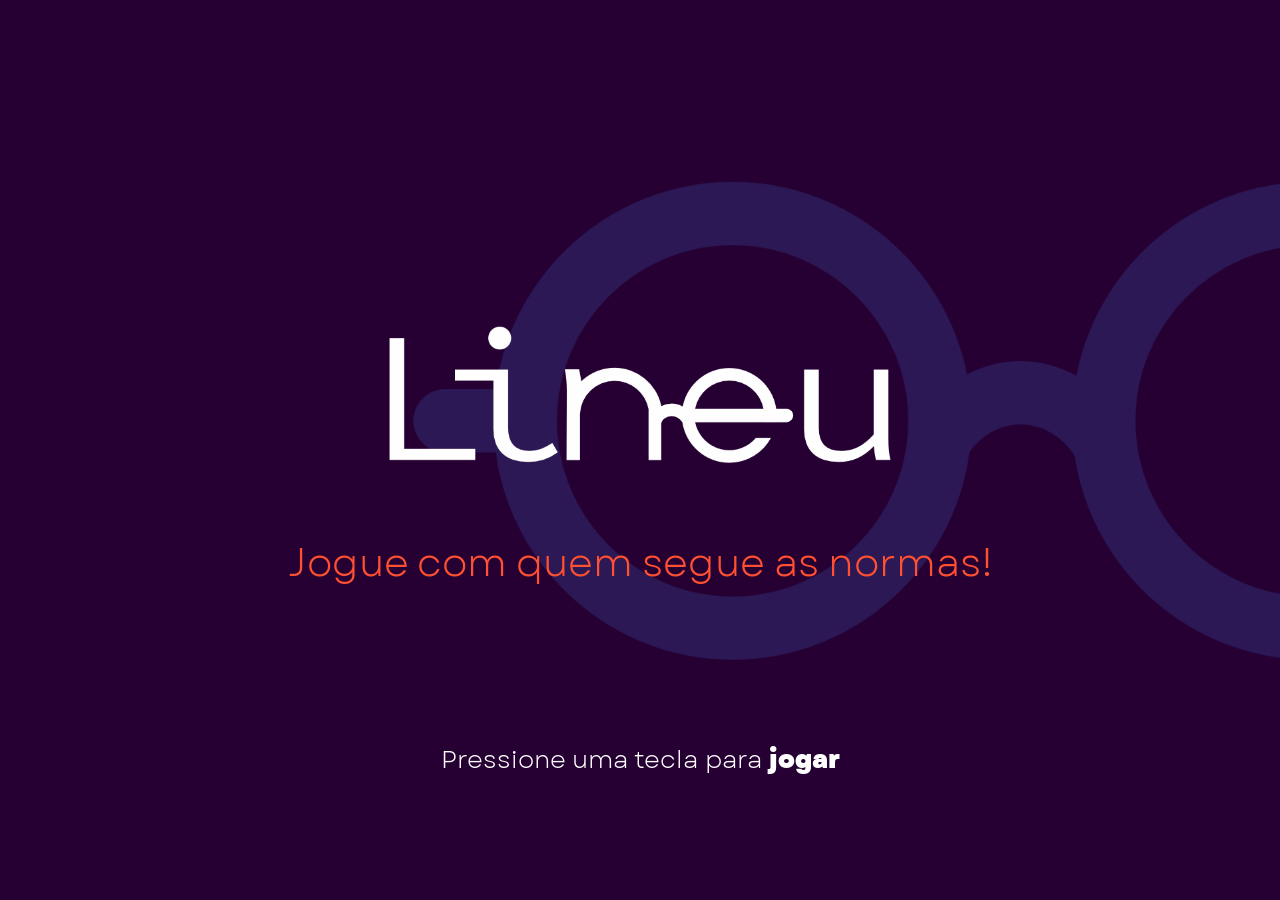
<file: index.html>
<!DOCTYPE html>
<html lang="pt-BR">
<head>
  <meta charset="UTF-8">
  <meta name="viewport" content="width=device-width, initial-scale=1.0">
  <title>Lineu — Jogue com quem segue as normas!</title>
  <link rel="stylesheet" href="css/style.css">
</head>
<body>

  <main class="splash" id="splash">
    <a href="menu.html" class="splash__link" aria-label="Jogar"></a>

    <div class="splash__spacer splash__spacer--top" aria-hidden="true"></div>

    <div class="splash__content">
      <img class="splash__logo" src="assets/img/logo.png" alt="Lineu">
      <p class="splash__slogan">Jogue com quem segue as normas!</p>
      <p class="splash__cta">Pressione uma tecla para <strong>jogar</strong></p>
    </div>

    <div class="splash__spacer splash__spacer--bottom" aria-hidden="true"></div>
  </main>

  <script src="js/main.js"></script>
</body>
</html>
</file>
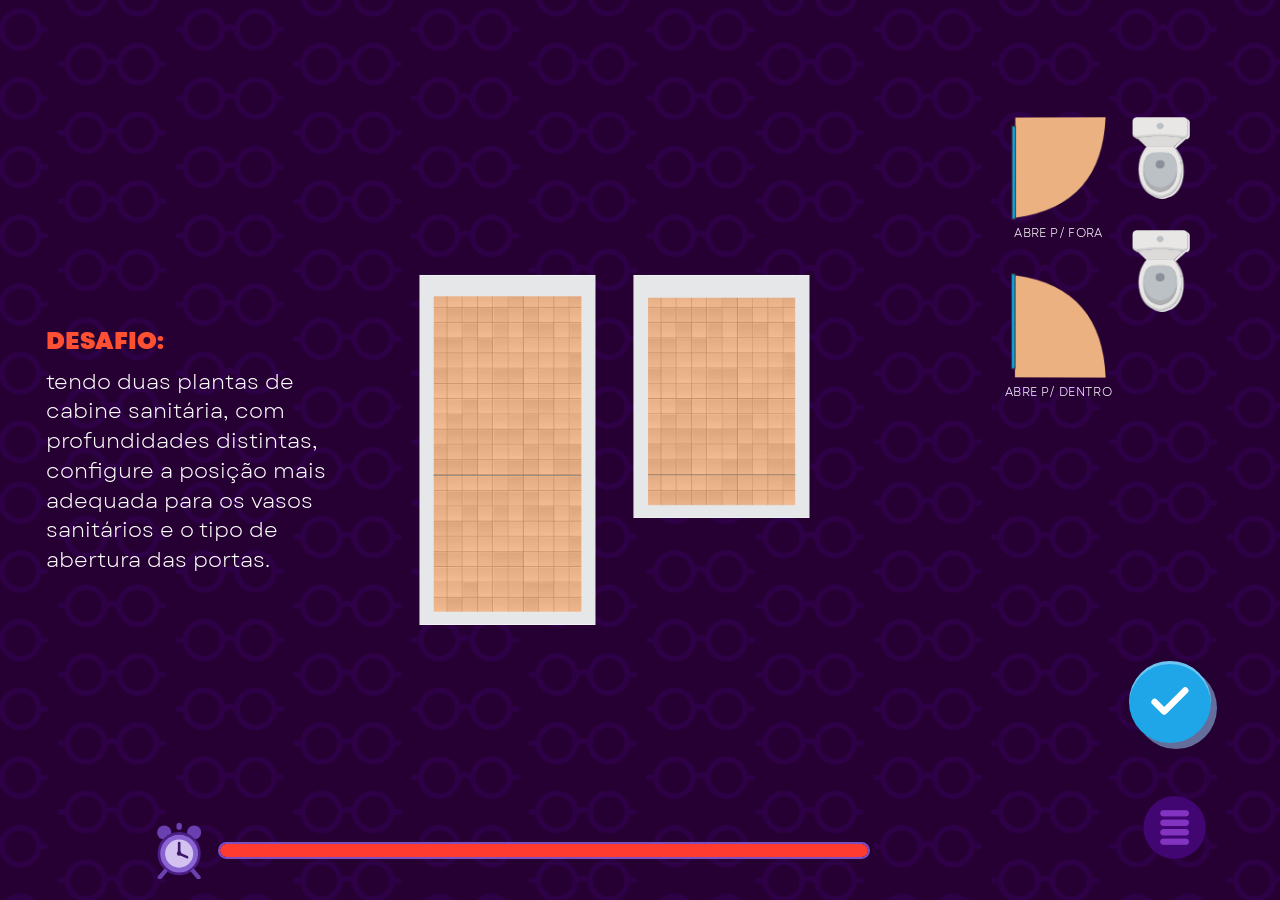
<file: cenario.html>
<!DOCTYPE html>
<html lang="pt-BR">
<head>
  <meta charset="UTF-8">
  <meta name="viewport" content="width=device-width, initial-scale=1.0">
  <title>Lineu — Cenário</title>
  <link rel="stylesheet" href="css/style.css">
</head>
<body>

  <!-- ================= Fase 1 do modo Cenário =================
       Só aparece com ?nivel=1 (js/cenario.js). Quebra-cabeça de montagem:
       arrastar da bandeja os 2 vasos e as 2 portas para dentro das cabines
       e confirmar no botão. Resposta certa (norma dos 60 cm de manobra):
       cabine profunda -> porta abre para dentro; cabine rasa -> porta abre
       para fora; vaso sempre encostado na parede do fundo. -->
  <main class="fase1" id="fase1" hidden>

    <p class="fase1__desafio">
      <strong>Desafio:</strong> tendo duas plantas de cabine sanitária, com
      profundidades distintas, configure a posição mais adequada para os
      vasos sanitários e o tipo de abertura das portas.
    </p>

    <div class="fase1__cabines">
      <div class="fase1__cabine fase1__cabine--maior" data-cabine="maior">
        <img class="fase1__planta" src="assets/img/planta-maior.png"
             alt="Planta da cabine mais profunda" draggable="false">
      </div>
      <div class="fase1__cabine fase1__cabine--menor" data-cabine="menor">
        <img class="fase1__planta" src="assets/img/planta-menor.png"
             alt="Planta da cabine mais rasa" draggable="false">
      </div>
    </div>

    <div class="fase1__bandeja" id="fase1-bandeja" aria-label="Peças para montar">
      <div class="fase1__bandeja-col">
        <div class="fase1__peca fase1__peca--porta" data-tipo="porta" data-abertura="fora">
          <img src="assets/img/porta-fora.png" alt="Porta que abre para fora" draggable="false">
          <span class="fase1__peca-legenda">Abre p/ fora</span>
        </div>
        <div class="fase1__peca fase1__peca--porta" data-tipo="porta" data-abertura="dentro">
          <img src="assets/img/porta-dentro.png" alt="Porta que abre para dentro" draggable="false">
          <span class="fase1__peca-legenda">Abre p/ dentro</span>
        </div>
      </div>
      <div class="fase1__bandeja-col">
        <div class="fase1__peca fase1__peca--vaso" data-tipo="vaso">
          <img src="assets/img/vaso.png" alt="Vaso sanitário" draggable="false">
        </div>
        <div class="fase1__peca fase1__peca--vaso" data-tipo="vaso">
          <img src="assets/img/vaso.png" alt="Vaso sanitário" draggable="false">
        </div>
      </div>
    </div>

    <button type="button" class="fase1__confirmar" id="fase1-confirmar" aria-label="Confirmar montagem">
      <svg viewBox="0 0 24 24" aria-hidden="true">
        <path d="M20 6L9 17l-5-5" fill="none" stroke="#FFFFFF" stroke-width="3.4"
              stroke-linecap="round" stroke-linejoin="round"/>
      </svg>
    </button>

    <a href="fases.html" class="fase1__menu" aria-label="Voltar para a escolha de fases">
      <img src="assets/img/menu-lista.png" alt="" draggable="false">
    </a>

    <div class="fase1__tempo" aria-hidden="true">
      <svg class="fase1__relogio" viewBox="0 0 64 66">
        <circle cx="15" cy="13" r="8" fill="#6A3FB0"/>
        <circle cx="49" cy="13" r="8" fill="#6A3FB0"/>
        <rect x="29" y="2" width="6" height="8" rx="3" fill="#6A3FB0"/>
        <circle cx="32" cy="37" r="23" fill="#8A63D2" stroke="#4B1E86" stroke-width="3"/>
        <circle cx="32" cy="37" r="16" fill="#D3C1F0"/>
        <line x1="32" y1="37" x2="32" y2="25" stroke="#3A1568" stroke-width="3" stroke-linecap="round"/>
        <line x1="32" y1="37" x2="41" y2="41" stroke="#3A1568" stroke-width="3" stroke-linecap="round"/>
        <circle cx="32" cy="37" r="2.6" fill="#3A1568"/>
        <line x1="16" y1="57" x2="10" y2="64" stroke="#6A3FB0" stroke-width="5" stroke-linecap="round"/>
        <line x1="48" y1="57" x2="54" y2="64" stroke="#6A3FB0" stroke-width="5" stroke-linecap="round"/>
      </svg>
      <div class="fase1__tempo-trilha">
        <div class="fase1__tempo-fill" id="fase1-tempo-fill"></div>
      </div>
    </div>

    <p class="fase1__aviso" id="fase1-aviso" role="status" hidden></p>

    <!-- Overlay de fim de fase: sucesso (mostra a norma) ou tempo esgotado.
         Reaproveita o visual dos pop-ups do menu (.regras / .regras__caixa). -->
    <div class="regras" id="fase1-overlay" hidden>
      <div class="regras__caixa" role="dialog" aria-modal="true" aria-labelledby="fase1-overlay-titulo">
        <h1 class="regras__titulo" id="fase1-overlay-titulo">Compreenda as normas</h1>
        <p class="regras__texto" id="fase1-overlay-texto"></p>
        <p class="regras__texto fase1__overlay-notas" id="fase1-overlay-notas" hidden></p>
        <div class="fase1__overlay-acoes">
          <button type="button" class="btn" id="fase1-rejogar">Jogar de novo</button>
          <a href="fases.html" class="btn btn--primary">Voltar às fases</a>
        </div>
      </div>
    </div>

  </main>

  <!-- ================= Fase 2 do modo Cenário =================
       Só aparece com ?nivel=2 (js/cenario.js). Mesmo princípio da Fase 1:
       arrastar as peças da bandeja para dentro da planta baixa de um
       banheiro acessível (1,5 x 1,7 m). Aqui há uma planta só, com zonas
       de encaixe fixas, e as peças precisam ser GIRADAS (clique seleciona,
       tecla R ou o botão ⟳ giram no sentido horário) até encostarem na
       parede certa. Resposta certa (NBR 9050): vaso encostado na parede do
       fundo e deslocado para um lado (área de transferência livre ao lado);
       barra horizontal na parede do fundo, atrás do vaso; barra vertical na
       parede lateral vizinha; lavatório afastado do vaso, perto da porta. -->
  <main class="fase2" id="fase2" hidden>

    <p class="fase2__desafio">
      <strong>Desafio:</strong> monte um banheiro acessível de 1,5 &times; 1,7 m.
      Encaixe o vaso, o lavatório e as duas barras de apoio nos lugares certos
      e gire cada peça (tecla <kbd>R</kbd> ou o botão &#8635;) até ela encostar
      na parede. A porta já abre para fora.
    </p>

    <div class="fase2__tabuleiro" id="fase2-tabuleiro">
      <img class="fase2__planta" src="assets/img/planta-banheiro.png"
           alt="Planta baixa de um banheiro de 1,5 por 1,7 metros" draggable="false">
      <!-- As zonas de encaixe (.fase2__zona) são criadas por js/cenario.js. -->
    </div>

    <div class="fase2__bandeja" id="fase2-bandeja" aria-label="Peças para encaixar">
      <div class="fase2__slot">
        <div class="fase2__peca fase2__peca--vaso" data-peca="vaso" data-rot="0"
             tabindex="0" role="button" aria-label="Vaso sanitário">
          <img src="assets/img/sanitario.png" alt="" draggable="false">
        </div>
      </div>
      <div class="fase2__slot">
        <div class="fase2__peca fase2__peca--pia" data-peca="pia" data-rot="0"
             tabindex="0" role="button" aria-label="Lavatório">
          <img src="assets/img/pia.png" alt="" draggable="false">
        </div>
      </div>
      <div class="fase2__slot">
        <div class="fase2__peca fase2__peca--barra-h" data-peca="barra-h" data-rot="0"
             tabindex="0" role="button" aria-label="Barra de apoio horizontal">
          <img src="assets/img/barra-horizontal.png" alt="" draggable="false">
        </div>
      </div>
      <div class="fase2__slot">
        <div class="fase2__peca fase2__peca--barra-v" data-peca="barra-v" data-rot="0"
             tabindex="0" role="button" aria-label="Barra de apoio vertical">
          <img src="assets/img/barra-vertical.png" alt="" draggable="false">
        </div>
      </div>
    </div>

    <button type="button" class="fase2__girar" id="fase2-girar"
            aria-label="Girar a peça selecionada" disabled>
      <svg viewBox="0 0 24 24" aria-hidden="true">
        <path d="M5 12a7 7 0 1 1 2.1 5" fill="none" stroke="#FFFFFF" stroke-width="2.6"
              stroke-linecap="round"/>
        <path d="M4 19.5v-5h5" fill="none" stroke="#FFFFFF" stroke-width="2.6"
              stroke-linecap="round" stroke-linejoin="round"/>
      </svg>
    </button>

    <button type="button" class="fase2__confirmar" id="fase2-confirmar" aria-label="Confirmar montagem">
      <svg viewBox="0 0 24 24" aria-hidden="true">
        <path d="M20 6L9 17l-5-5" fill="none" stroke="#FFFFFF" stroke-width="3.4"
              stroke-linecap="round" stroke-linejoin="round"/>
      </svg>
    </button>

    <a href="fases.html" class="fase2__menu" aria-label="Voltar para a escolha de fases">
      <img src="assets/img/menu-lista.png" alt="" draggable="false">
    </a>

    <div class="fase2__tempo" aria-hidden="true">
      <svg class="fase2__relogio" viewBox="0 0 64 66">
        <circle cx="15" cy="13" r="8" fill="#6A3FB0"/>
        <circle cx="49" cy="13" r="8" fill="#6A3FB0"/>
        <rect x="29" y="2" width="6" height="8" rx="3" fill="#6A3FB0"/>
        <circle cx="32" cy="37" r="23" fill="#8A63D2" stroke="#4B1E86" stroke-width="3"/>
        <circle cx="32" cy="37" r="16" fill="#D3C1F0"/>
        <line x1="32" y1="37" x2="32" y2="25" stroke="#3A1568" stroke-width="3" stroke-linecap="round"/>
        <line x1="32" y1="37" x2="41" y2="41" stroke="#3A1568" stroke-width="3" stroke-linecap="round"/>
        <circle cx="32" cy="37" r="2.6" fill="#3A1568"/>
        <line x1="16" y1="57" x2="10" y2="64" stroke="#6A3FB0" stroke-width="5" stroke-linecap="round"/>
        <line x1="48" y1="57" x2="54" y2="64" stroke="#6A3FB0" stroke-width="5" stroke-linecap="round"/>
      </svg>
      <div class="fase2__tempo-trilha">
        <div class="fase2__tempo-fill" id="fase2-tempo-fill"></div>
      </div>
    </div>

    <p class="fase2__aviso" id="fase2-aviso" role="status" hidden></p>

    <!-- Overlay de fim de fase: sucesso (mostra a norma) ou tempo esgotado.
         Reaproveita o visual dos pop-ups do menu (.regras / .regras__caixa). -->
    <div class="regras" id="fase2-overlay" hidden>
      <div class="regras__caixa" role="dialog" aria-modal="true" aria-labelledby="fase2-overlay-titulo">
        <h1 class="regras__titulo" id="fase2-overlay-titulo">Compreenda as normas</h1>
        <p class="regras__texto" id="fase2-overlay-texto"></p>
        <p class="regras__texto fase2__overlay-notas" id="fase2-overlay-notas" hidden></p>
        <div class="fase2__overlay-acoes">
          <button type="button" class="btn" id="fase2-rejogar">Jogar de novo</button>
          <a href="fases.html" class="btn btn--primary">Voltar às fases</a>
        </div>
      </div>
    </div>

  </main>

  <!-- ================= Fase 3 do modo Cenário =================
       Só aparece com ?nivel=3 (js/cenario.js). Banheiro público em L, com
       3 boxes em cima e uma área comum embaixo. Mesmo princípio das fases
       1 e 2: arrastar as 11 peças da bandeja para dentro da planta, girar
       com R / botão ⟳ e, nas portas, alternar "abre p/ dentro / p/ fora"
       no botão ⇄. As peças começam numa rotação aleatória.
       Resposta certa (NBR 9050): o box maior (esquerda) é o acessível —
       vaso deslocado (área de transferência livre ao lado), barra no fundo
       + barra em L na lateral, lavatório acessível dentro do box e porta
       ABRINDO PARA FORA; os dois boxes comuns podem abrir para dentro; os
       2 lavatórios comuns ficam na parede da área comum. -->
  <main class="fase3" id="fase3" hidden>

    <p class="fase3__desafio">
      <strong>Desafio:</strong> monte um banheiro público com um box acessível.
      Encaixe cada peça no lugar certo, gire com <kbd>R</kbd> (ou o botão
      &#8635;) e escolha, em cada porta, se ela abre para dentro ou para fora
      (botão &#8646;).
    </p>

    <div class="fase3__tabuleiro" id="fase3-tabuleiro">
      <img class="fase3__planta" src="assets/img/f3-planta.png"
           alt="Planta baixa de um banheiro público em formato de L" draggable="false">
      <!-- As zonas de encaixe (.fase3__zona) são criadas por js/cenario.js. -->
    </div>

    <div class="fase3__bandeja" id="fase3-bandeja" aria-label="Peças para encaixar">
      <div class="fase3__slot">
        <div class="fase3__peca fase3__peca--vaso" data-peca="vaso" data-rot="0"
             tabindex="0" role="button" aria-label="Vaso sanitário">
          <img src="assets/img/f3-vaso.png" alt="" draggable="false">
        </div>
      </div>
      <div class="fase3__slot">
        <div class="fase3__peca fase3__peca--vaso" data-peca="vaso" data-rot="0"
             tabindex="0" role="button" aria-label="Vaso sanitário">
          <img src="assets/img/f3-vaso.png" alt="" draggable="false">
        </div>
      </div>
      <div class="fase3__slot">
        <div class="fase3__peca fase3__peca--vaso" data-peca="vaso" data-rot="0"
             tabindex="0" role="button" aria-label="Vaso sanitário">
          <img src="assets/img/f3-vaso.png" alt="" draggable="false">
        </div>
      </div>
      <div class="fase3__slot">
        <div class="fase3__peca fase3__peca--pia-acessivel" data-peca="pia-acessivel" data-rot="0"
             tabindex="0" role="button" aria-label="Lavatório acessível">
          <img src="assets/img/f3-pia-acessivel.png" alt="" draggable="false">
        </div>
      </div>
      <div class="fase3__slot">
        <div class="fase3__peca fase3__peca--pia" data-peca="pia" data-rot="0"
             tabindex="0" role="button" aria-label="Lavatório comum">
          <img src="assets/img/f3-pia.png" alt="" draggable="false">
        </div>
      </div>
      <div class="fase3__slot">
        <div class="fase3__peca fase3__peca--pia" data-peca="pia" data-rot="0"
             tabindex="0" role="button" aria-label="Lavatório comum">
          <img src="assets/img/f3-pia.png" alt="" draggable="false">
        </div>
      </div>
      <div class="fase3__slot">
        <div class="fase3__peca fase3__peca--barra-fundo" data-peca="barra-fundo" data-rot="0"
             tabindex="0" role="button" aria-label="Barra de apoio do fundo">
          <img src="assets/img/f3-barra-fundo.png" alt="" draggable="false">
        </div>
      </div>
      <div class="fase3__slot">
        <div class="fase3__peca fase3__peca--barra-lateral" data-peca="barra-lateral" data-rot="0"
             tabindex="0" role="button" aria-label="Barra de apoio lateral em L">
          <img src="assets/img/f3-barra-lateral.png" alt="" draggable="false">
        </div>
      </div>
      <div class="fase3__slot">
        <div class="fase3__peca fase3__peca--porta" data-peca="porta" data-abertura="dentro" data-rot="0"
             tabindex="0" role="button" aria-label="Porta de box">
          <img src="assets/img/f3-porta-dentro.png" alt="" draggable="false">
        </div>
      </div>
      <div class="fase3__slot">
        <div class="fase3__peca fase3__peca--porta" data-peca="porta" data-abertura="dentro" data-rot="0"
             tabindex="0" role="button" aria-label="Porta de box">
          <img src="assets/img/f3-porta-dentro.png" alt="" draggable="false">
        </div>
      </div>
      <div class="fase3__slot">
        <div class="fase3__peca fase3__peca--porta" data-peca="porta" data-abertura="dentro" data-rot="0"
             tabindex="0" role="button" aria-label="Porta de box">
          <img src="assets/img/f3-porta-dentro.png" alt="" draggable="false">
        </div>
      </div>
    </div>

    <div class="fase3__acoes">
      <button type="button" class="fase3__girar" id="fase3-girar"
              aria-label="Girar a peça selecionada" disabled>
        <svg viewBox="0 0 24 24" aria-hidden="true">
          <path d="M5 12a7 7 0 1 1 2.1 5" fill="none" stroke="#FFFFFF" stroke-width="2.6"
                stroke-linecap="round"/>
          <path d="M4 19.5v-5h5" fill="none" stroke="#FFFFFF" stroke-width="2.6"
                stroke-linecap="round" stroke-linejoin="round"/>
        </svg>
      </button>

      <button type="button" class="fase3__abertura" id="fase3-abertura"
              aria-label="Alternar abertura da porta (para dentro / para fora)" disabled>
        <svg viewBox="0 0 24 24" aria-hidden="true">
          <path d="M9 7L4 12l5 5M15 7l5 5-5 5" fill="none" stroke="#FFFFFF" stroke-width="2.6"
                stroke-linecap="round" stroke-linejoin="round"/>
          <path d="M4 12h16" fill="none" stroke="#FFFFFF" stroke-width="2.6" stroke-linecap="round"/>
        </svg>
      </button>

      <button type="button" class="fase3__confirmar" id="fase3-confirmar" aria-label="Confirmar montagem">
        <svg viewBox="0 0 24 24" aria-hidden="true">
          <path d="M20 6L9 17l-5-5" fill="none" stroke="#FFFFFF" stroke-width="3.4"
                stroke-linecap="round" stroke-linejoin="round"/>
        </svg>
      </button>
    </div>

    <a href="fases.html" class="fase3__menu" aria-label="Voltar para a escolha de fases">
      <img src="assets/img/menu-lista.png" alt="" draggable="false">
    </a>

    <div class="fase3__tempo" aria-hidden="true">
      <svg class="fase3__relogio" viewBox="0 0 64 66">
        <circle cx="15" cy="13" r="8" fill="#6A3FB0"/>
        <circle cx="49" cy="13" r="8" fill="#6A3FB0"/>
        <rect x="29" y="2" width="6" height="8" rx="3" fill="#6A3FB0"/>
        <circle cx="32" cy="37" r="23" fill="#8A63D2" stroke="#4B1E86" stroke-width="3"/>
        <circle cx="32" cy="37" r="16" fill="#D3C1F0"/>
        <line x1="32" y1="37" x2="32" y2="25" stroke="#3A1568" stroke-width="3" stroke-linecap="round"/>
        <line x1="32" y1="37" x2="41" y2="41" stroke="#3A1568" stroke-width="3" stroke-linecap="round"/>
        <circle cx="32" cy="37" r="2.6" fill="#3A1568"/>
        <line x1="16" y1="57" x2="10" y2="64" stroke="#6A3FB0" stroke-width="5" stroke-linecap="round"/>
        <line x1="48" y1="57" x2="54" y2="64" stroke="#6A3FB0" stroke-width="5" stroke-linecap="round"/>
      </svg>
      <div class="fase3__tempo-trilha">
        <div class="fase3__tempo-fill" id="fase3-tempo-fill"></div>
      </div>
    </div>

    <p class="fase3__aviso" id="fase3-aviso" role="status" hidden></p>

    <div class="regras" id="fase3-overlay" hidden>
      <div class="regras__caixa" role="dialog" aria-modal="true" aria-labelledby="fase3-overlay-titulo">
        <h1 class="regras__titulo" id="fase3-overlay-titulo">Compreenda as normas</h1>
        <p class="regras__texto" id="fase3-overlay-texto"></p>
        <p class="regras__texto fase3__overlay-notas" id="fase3-overlay-notas" hidden></p>
        <div class="fase3__overlay-acoes">
          <button type="button" class="btn" id="fase3-rejogar">Jogar de novo</button>
          <a href="fases.html" class="btn btn--primary">Voltar às fases</a>
        </div>
      </div>
    </div>

  </main>

  <!-- ================= Placeholder (fallback) ================= -->
  <main class="cenario" id="cenario-placeholder" hidden>
    <a href="fases.html" class="voltar" aria-label="Voltar">
      <span class="voltar__seta" aria-hidden="true">&larr;</span> Voltar
    </a>

    <div class="cenario__spacer cenario__spacer--top" aria-hidden="true"></div>

    <div class="cenario__group">
      <h1 class="cenario__title" id="cenario-title">Cenário</h1>
      <p class="cenario__texto">Este modo ainda está em construção.</p>
      <a href="fases.html" class="btn">Voltar às fases</a>
    </div>

    <div class="cenario__spacer cenario__spacer--bottom" aria-hidden="true"></div>
  </main>

  <script src="js/progresso-cenario.js"></script>
  <script src="js/cenario.js"></script>

</body>
</html>
</file>
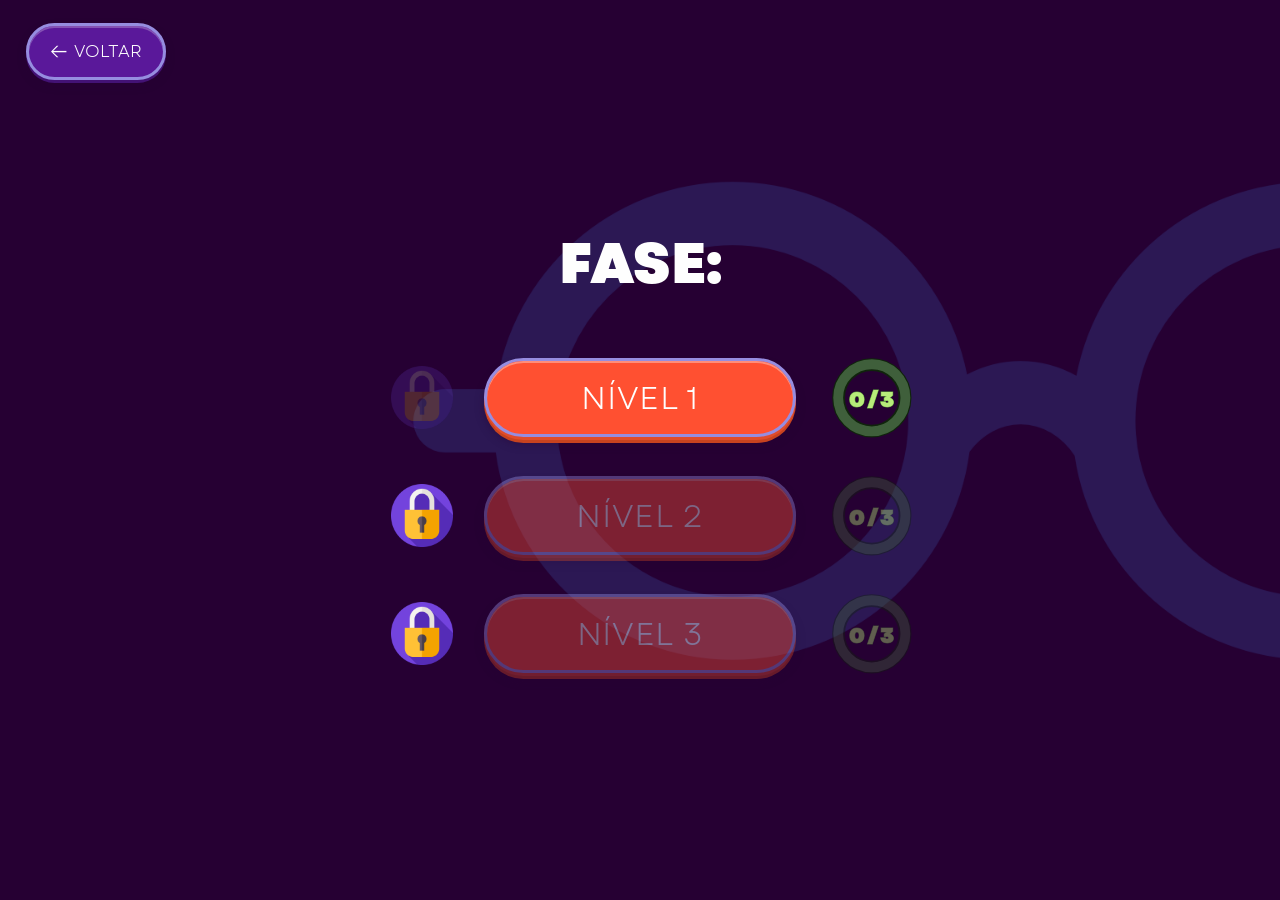
<file: fases.html>
<!DOCTYPE html>
<html lang="pt-BR">
<head>
  <meta charset="UTF-8">
  <meta name="viewport" content="width=device-width, initial-scale=1.0">
  <title>Lineu — Escolher fase</title>
  <link rel="stylesheet" href="css/style.css">
</head>
<body>

  <a href="jogar.html" class="voltar" aria-label="Voltar">
    <span class="voltar__seta" aria-hidden="true">&larr;</span> Voltar
  </a>

  <main class="fases" id="fases">
    <div class="fases__spacer fases__spacer--top" aria-hidden="true"></div>

    <div class="fases__group">
      <h1 class="fases__title">Fase:</h1>

      <!-- Uma linha por nível. O estado (cadeado aberto/fechado, notas 0–3 e
           se o botão navega ou não) é aplicado em runtime por js/fases.js a
           partir do progresso salvo em localStorage. -->
      <ul class="fases__lista" aria-label="Selecionar fase do modo cenário">
        <li class="fases__item" data-nivel="1">
          <img class="fases__cadeado" src="assets/img/cadeado-desbloqueado.png" alt="" aria-hidden="true">
          <a class="btn fases__btn" href="cenario.html?nivel=1">Nível 1</a>
          <svg class="fases__notas" viewBox="0 0 100 100" data-nota="0" role="img" aria-label="Nenhuma nota conquistada">
            <circle class="fases__notas-borda" cx="50" cy="50" r="43" />
            <circle class="fases__notas-trilho" cx="50" cy="50" r="37" />
            <circle class="fases__notas-arco" cx="50" cy="50" r="37" pathLength="100" />
            <circle class="fases__notas-borda fases__notas-borda--interna" cx="50" cy="50" r="31" />
            <text class="fases__notas-texto" x="50" y="52" text-anchor="middle" dominant-baseline="central">0/3</text>
          </svg>
        </li>

        <li class="fases__item" data-nivel="2">
          <img class="fases__cadeado" src="assets/img/cadeado-bloqueado.png" alt="" aria-hidden="true">
          <a class="btn fases__btn" href="cenario.html?nivel=2">Nível 2</a>
          <svg class="fases__notas" viewBox="0 0 100 100" data-nota="0" role="img" aria-label="Nenhuma nota conquistada">
            <circle class="fases__notas-borda" cx="50" cy="50" r="43" />
            <circle class="fases__notas-trilho" cx="50" cy="50" r="37" />
            <circle class="fases__notas-arco" cx="50" cy="50" r="37" pathLength="100" />
            <circle class="fases__notas-borda fases__notas-borda--interna" cx="50" cy="50" r="31" />
            <text class="fases__notas-texto" x="50" y="52" text-anchor="middle" dominant-baseline="central">0/3</text>
          </svg>
        </li>

        <li class="fases__item" data-nivel="3">
          <img class="fases__cadeado" src="assets/img/cadeado-bloqueado.png" alt="" aria-hidden="true">
          <a class="btn fases__btn" href="cenario.html?nivel=3">Nível 3</a>
          <svg class="fases__notas" viewBox="0 0 100 100" data-nota="0" role="img" aria-label="Nenhuma nota conquistada">
            <circle class="fases__notas-borda" cx="50" cy="50" r="43" />
            <circle class="fases__notas-trilho" cx="50" cy="50" r="37" />
            <circle class="fases__notas-arco" cx="50" cy="50" r="37" pathLength="100" />
            <circle class="fases__notas-borda fases__notas-borda--interna" cx="50" cy="50" r="31" />
            <text class="fases__notas-texto" x="50" y="52" text-anchor="middle" dominant-baseline="central">0/3</text>
          </svg>
        </li>
      </ul>
    </div>

    <div class="fases__spacer fases__spacer--bottom" aria-hidden="true"></div>
  </main>

  <script src="js/progresso-cenario.js"></script>
  <script src="js/fases.js"></script>

</body>
</html>
</file>
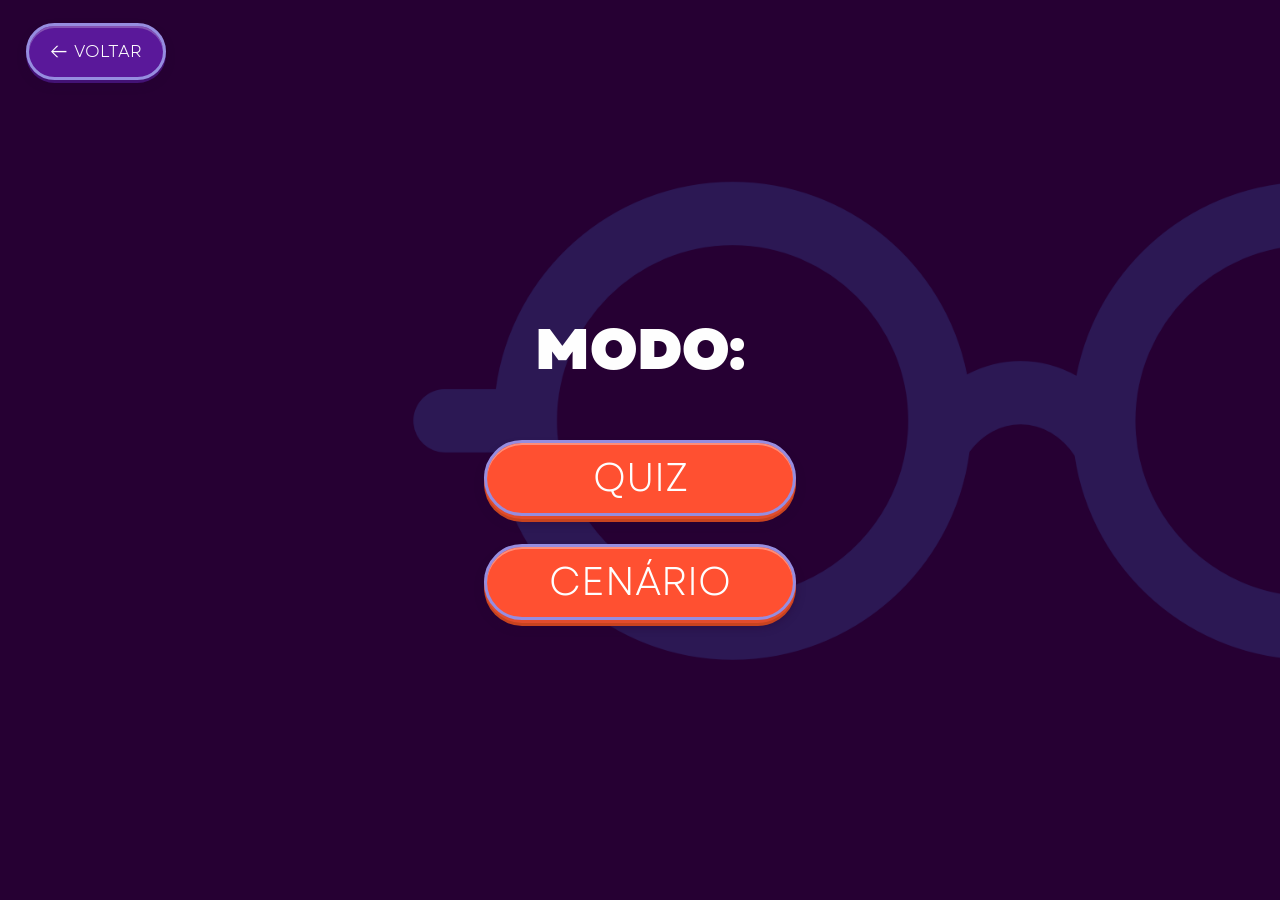
<file: jogar.html>
<!DOCTYPE html>
<html lang="pt-BR">
<head>
  <meta charset="UTF-8">
  <meta name="viewport" content="width=device-width, initial-scale=1.0">
  <title>Lineu — Escolher modo</title>
  <link rel="stylesheet" href="css/style.css">
</head>
<body>

  <a href="menu.html" class="voltar" aria-label="Voltar">
    <span class="voltar__seta" aria-hidden="true">&larr;</span> Voltar
  </a>

  <main class="mode" id="mode">
    <div class="mode__spacer mode__spacer--top" aria-hidden="true"></div>

    <div class="mode__group">
      <h1 class="mode__title">Modo:</h1>

      <nav class="mode__buttons" aria-label="Selecionar modo de jogo">
        <a href="quiz.html" class="btn">Quiz</a>
        <a href="fases.html" class="btn">Cenário</a>
      </nav>
    </div>

    <div class="mode__spacer mode__spacer--bottom" aria-hidden="true"></div>
  </main>

</body>
</html>
</file>
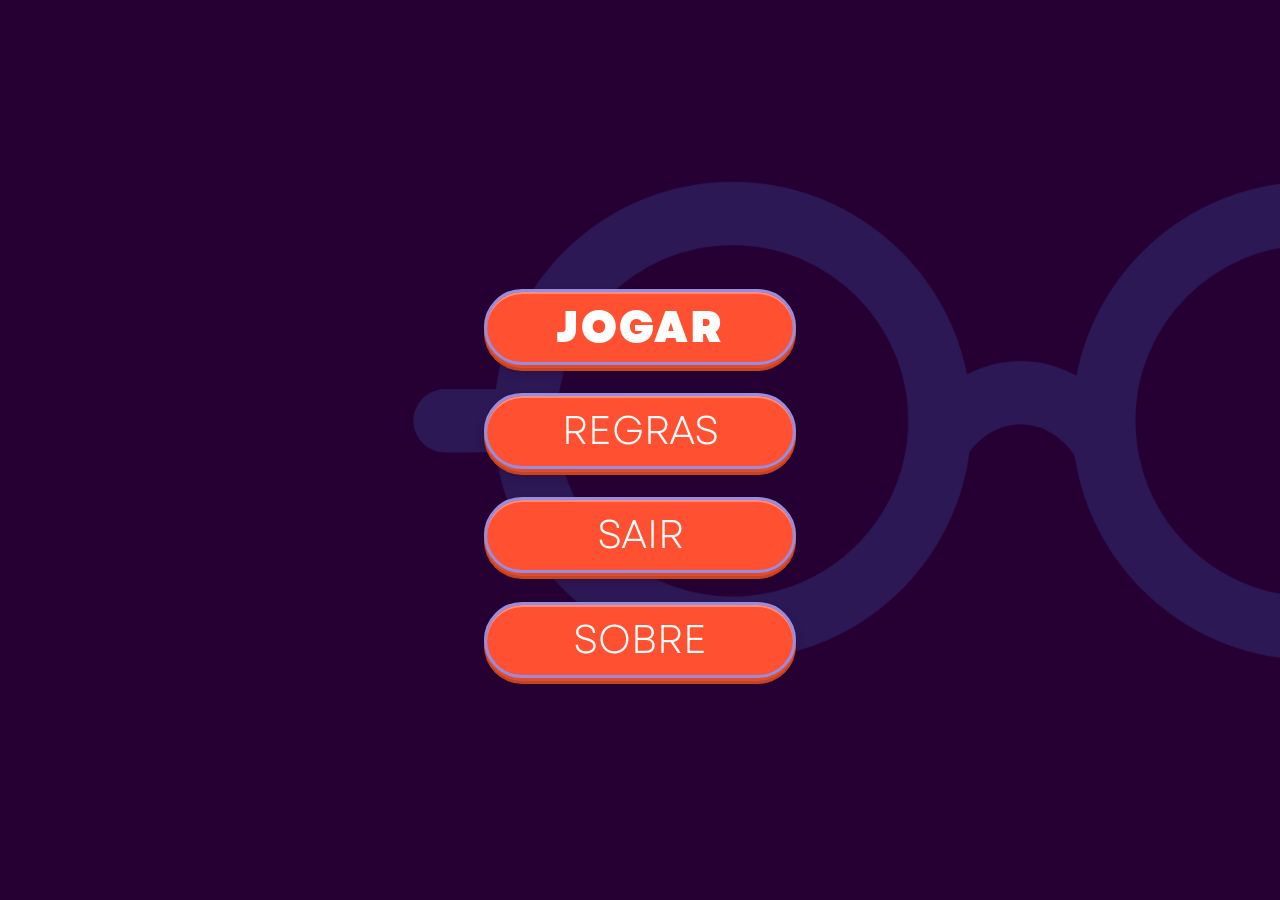
<file: menu.html>
<!DOCTYPE html>
<html lang="pt-BR">
<head>
  <meta charset="UTF-8">
  <meta name="viewport" content="width=device-width, initial-scale=1.0">
  <title>Lineu — Menu</title>
  <link rel="stylesheet" href="css/style.css">
</head>
<body>
  <main class="menu" id="menu"> 
    <div class="menu__spacer menu__spacer--top" aria-hidden="true"></div>

    <nav class="menu__buttons" aria-label="Menu principal">
      <a href="jogar.html" class="btn btn--primary">Jogar</a>
      <button type="button" class="btn" id="btn-regras">Regras</button>
      <a href="index.html" class="btn">Sair</a>
      <button type="button" class="btn" id="btn-sobre">Sobre</button>
    </nav>

    <div class="menu__spacer menu__spacer--bottom" aria-hidden="true"></div>
  </main>

  <!-- Pop-up das regras: abre pelo botão "Regras", fecha no X, clicando
       fora da caixa ou apertando Esc (ver js/menu.js). -->
  <div class="regras" id="regras" hidden>
    <div class="regras__caixa" role="dialog" aria-modal="true" aria-labelledby="regras-titulo">
      <button type="button" class="regras__fechar" id="regras-fechar" aria-label="Fechar">&times;</button>

      <h1 class="regras__titulo" id="regras-titulo">Regras</h1>

      <ul class="regras__lista">
        <li>O objetivo é acertar o máximo de perguntas sobre normas de arquitetura e projeto.</li>
        <li>Por enquanto só o modo <strong>Quiz</strong> está disponível.</li>
        <li>Cada rodada tem <strong>8 perguntas</strong> sorteadas do banco — a seleção muda a cada partida.</li>
        <li>Toda pergunta tem <strong>4 alternativas</strong> (a, b, c, d), e a ordem delas também é embaralhada a cada partida.</li>
        <li>Você tem <strong>45 segundos</strong> para responder cada pergunta; a barra embaixo mostra o tempo acabando.</li>
        <li>Clique numa alternativa para responder. A correta fica <strong>verde</strong>; se você errar, a sua fica <strong>vermelha</strong> e a certa aparece em verde.</li>
        <li>Não dá para trocar a resposta depois de escolher.</li>
        <li>Se o tempo acabar, a pergunta conta como <strong>erro</strong> e o jogo avança sozinho.</li>
        <li>No fim aparece o resultado com o acerto ou erro de cada pergunta.</li>
        <li>O botão no canto sai do quiz e volta para o menu a qualquer momento.</li>
      </ul>
    </div>
  </div>

  <!-- Pop-up "Sobre": mesmo estilo do pop-up das regras (bloco .regras),
       abre pelo botão "Sobre" e fecha do mesmo jeito (ver js/menu.js). -->
  <div class="regras" id="sobre" hidden>
    <div class="regras__caixa" role="dialog" aria-modal="true" aria-labelledby="sobre-titulo">
      <button type="button" class="regras__fechar" id="sobre-fechar" aria-label="Fechar">&times;</button>

      <h1 class="regras__titulo" id="sobre-titulo">Sobre</h1>

      <p class="regras__texto"><strong>Lineu</strong> — jogue com quem segue as normas!</p>

      <p class="regras__texto">Projetar não é só desenhar: cada medida, cada corredor, cada rampa e cada ambiente segue normas técnicas que garantem conforto, segurança e acessibilidade. É esse conhecimento que costuma ficar preso na teoria.</p>

      <p class="regras__texto">O <strong>Lineu</strong> transforma essas normas de arquitetura e projeto em desafio. Você responde perguntas sobre dimensionamentos, medidas mínimas e boas práticas previstas em norma e recebe feedback na hora, aprendendo com o acerto e com o erro.</p>

      <p class="regras__texto">A ideia é treinar o olhar de quem projeta — estudantes, profissionais e curiosos — de um jeito rápido e sem peso, uma pergunta de cada vez.</p>
    </div>
  </div>

  <script src="js/menu.js"></script>

</body>
</html>
</file>
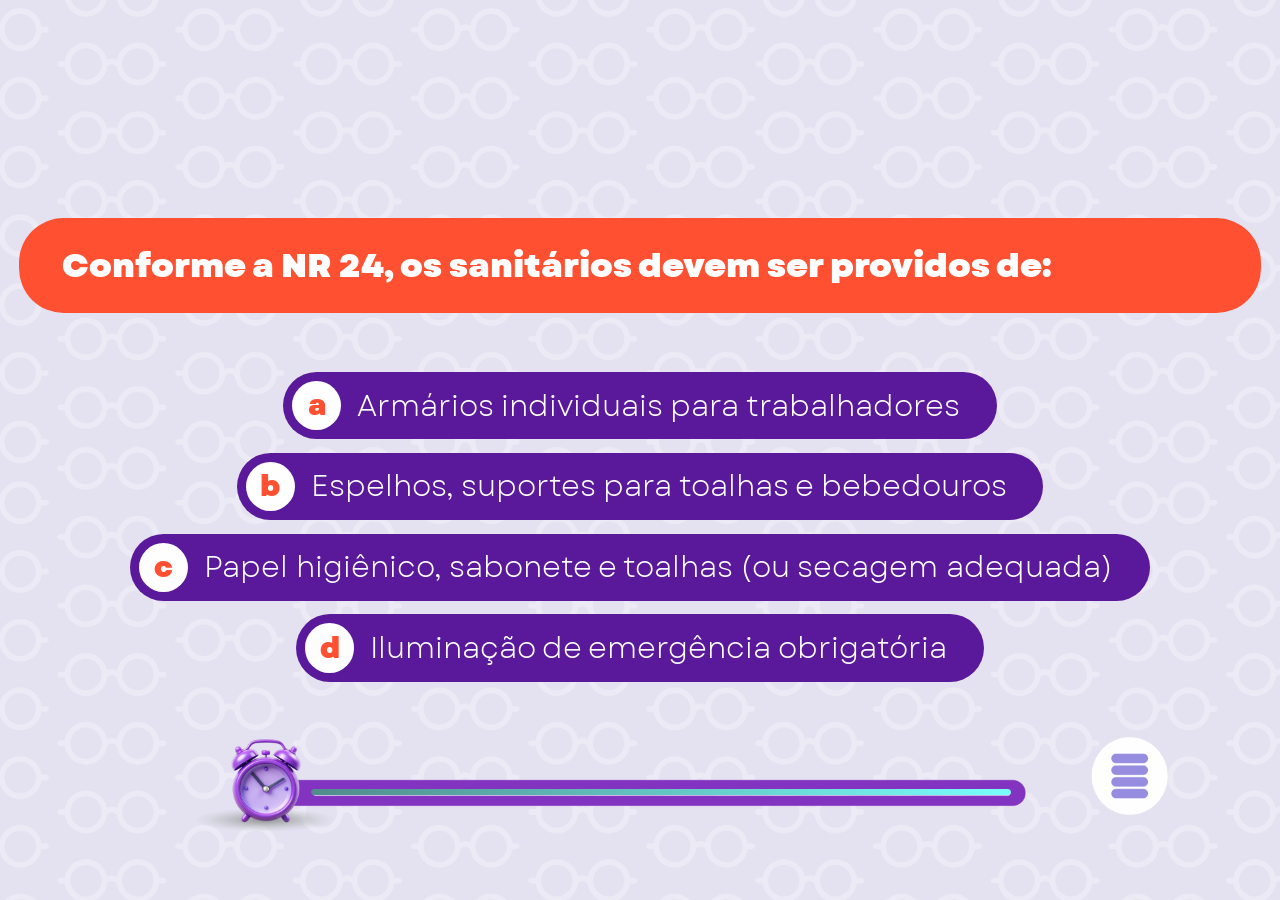
<file: quiz.html>
<!DOCTYPE html>
<html lang="pt-BR">
<head>
  <meta charset="UTF-8">
  <meta name="viewport" content="width=device-width, initial-scale=1.0">
  <title>Lineu — Quiz</title>
  <link rel="stylesheet" href="css/style.css">
</head>
<body>

  <main class="quiz" id="quiz">

    <!-- Tela do quiz (pergunta atual) -->
    <section class="quiz__stage" id="quiz-stage">
      <div class="quiz__question" id="quiz-question"></div>
      <div class="quiz__answers" id="quiz-answers"></div>
    </section>

    <!-- Relógio + barra de tempo -->
    <div class="quiz__timer" id="quiz-timer">
      <img class="quiz__timer-frame" src="assets/img/moldura-tempo.png" alt="">
      <div class="quiz__timer-track">
        <div class="quiz__timer-fill" id="quiz-timer-fill"></div>
      </div>
    </div>

    <!-- Botão voltar para o menu -->
    <a href="menu.html" class="quiz__back" aria-label="Voltar para o menu">
      <img src="assets/img/voltar-menu.png" alt="">
    </a>

    <!-- Tela de resultado (some ao final das perguntas) -->
    <section class="quiz__results" id="quiz-results" hidden>
      <h1 class="quiz__results-title">Resultado</h1>
      <div class="quiz__results-list" id="quiz-results-list"></div>
      <a href="menu.html" class="btn btn--primary">Voltar ao menu</a>
    </section>

  </main>

  <script src="js/questions.js"></script>
  <script src="js/quiz.js"></script>
</body>
</html>
</file>
<file: css/style.css>
/* ---------- Fontes ---------- */
@font-face {
  font-family: "Garet Book";
  src: url("../assets/fonts/Garet-Book.ttf") format("truetype");
  font-weight: 400;
  font-style: normal;
  font-display: swap;
}

@font-face {
  font-family: "Garet Heavy";
  src: url("../assets/fonts/Garet-Heavy.ttf") format("truetype");
  font-weight: 800;
  font-style: normal;
  font-display: swap;
}

/* ---------- Reset básico ---------- */
* {
  margin: 0;
  padding: 0;
  box-sizing: border-box;
}

html, body {
  height: 100%;
  overflow: hidden;
}

body {
  font-family: "Garet Book", sans-serif;
  background-color: #260033; /* fallback caso a imagem de fundo não carregue */
}

/* ---------- Transição entre páginas (slide) ----------
   Ativa a View Transitions API pra navegação entre documentos: a página
   atual desliza pra fora à esquerda enquanto a nova entra pela direita,
   como se uma "empurrasse" a outra. Suportado em Chrome/Edge e Safari;
   no Firefox a navegação continua normal, só sem o efeito. */
@view-transition {
  navigation: auto;
}

::view-transition-old(root),
::view-transition-new(root) {
  animation-duration: 0.4s;
  animation-timing-function: ease-in-out;
  mix-blend-mode: normal; /* evita a mistura de cor estranha do crossfade padrão */
}

::view-transition-old(root) {
  animation-name: lineu-slide-out-left;
}

::view-transition-new(root) {
  animation-name: lineu-slide-in-right;
}

@keyframes lineu-slide-out-left {
  to {
    transform: translateX(-100%);
  }
}

@keyframes lineu-slide-in-right {
  from {
    transform: translateX(100%);
  }
  to {
    transform: translateX(0);
  }
}

/* ---------- Wrapper base das páginas (fundo + sem scroll) ----------
   splash = página 1 (abertura) | menu = página 2 (menu principal)
   mode   = página 3 (escolha de modo, dentro de "Jogar")
   fases  = seleção de fase do modo Cenário | cenario = placeholder do modo */
.splash,
.menu,
.mode,
.fases,
.cenario {
  position: relative;
  height: 100vh;
  height: 100dvh; /* evita a barra de endereço do mobile gerar scroll */
  width: 100%;
  overflow: hidden;

  display: flex;
  flex-direction: column;
  align-items: center;

  padding-inline: 24px;

  background-image: url("../assets/img/fundo.png");
  background-size: cover;
  background-position: center;
  background-repeat: no-repeat;

  cursor: default;
}

/* Espaçadores flexíveis: mantêm a proporção vertical de cada mockup,
   mas encolhem juntos se a tela for baixa — nunca gera scroll, só
   reduz a "respiração" em volta do conteúdo. */
.splash__spacer,
.menu__spacer,
.mode__spacer,
.fases__spacer,
.cenario__spacer {
  flex-shrink: 1;
  min-height: 0;
}

.splash__spacer--top { flex: 2.65 1 0; }
.splash__spacer--bottom { flex: 1 1 0; }


.splash__content {
  display: flex;
  flex-direction: column;
  align-items: center;
  flex-shrink: 1;
  min-height: 0;
}

.splash__logo {
  width: clamp(220px, 39.27vw, 754px);
  height: auto;
  display: block;
}

.splash__slogan {
  margin-top: clamp(16px, 8.06vh, 100px);
  font-family: "Garet Book", sans-serif;
  font-weight: 400;
  font-size: clamp(22px, 3.0208vw, 58px);
  color: #FF5031;
  text-align: center;
  white-space: nowrap;
}

.splash__cta {
  margin-top: clamp(24px, 16.76vh, 210px);
  font-family: "Garet Book", sans-serif;
  font-weight: 400;
  font-size: clamp(15px, 1.9271vw, 37px);
  color: #FEFEFE;
  text-align: center;

  animation: cta-pulse 2.2s ease-in-out infinite;
}

@keyframes cta-pulse {
  0%, 100% { opacity: 1; }
  50% { opacity: 0.55; }
}

.splash__cta strong {
  font-family: "Garet Heavy", sans-serif;
  font-weight: 800;
}

/* ---------- Telas menores / retrato ---------- */
@media (max-width: 640px), (max-height: 500px) {
  .splash__slogan {
    white-space: normal;
    margin-top: 32px;
  }

  .splash__cta {
    margin-top: 40px;
  }

  .quiz__question {
    font-size: clamp(18px, 5vw, 30px);
  }

  .quiz__answer {
    font-size: clamp(13px, 3.6vw, 20px);
  }

  /* Em telas estreitas, a lista de resultados volta pra coluna única */
  .quiz__results-list {
    grid-template-columns: 1fr;
    grid-auto-flow: row;
    grid-template-rows: none;
  }
}

/* ---------- Menu (página 2) ---------- */
.menu__spacer--top {
  flex: 1.3 1 0;
}

.menu__spacer--bottom {
  flex: 1 1 0;
}

.menu__buttons {
  display: flex;
  flex-direction: column;
  align-items: center;
  gap: clamp(16px, 3.148vh, 34px);
  flex-shrink: 1;
  min-height: 0;
}

/* Botão em formato de pílula, igual ao layout: preenchimento laranja,
   contorno lilás fino. A "animação" pedida é o efeito 3D de pressionar
   (baseado no snippet enviado), só adaptado às cores do Lineu — no
   estado normal ele já fica idêntico à foto, o efeito aparece ao
   interagir. */
.btn {
  display: flex;
  align-items: center;
  justify-content: center;

  width: clamp(200px, 24.375vw, 468px);
  aspect-ratio: 468 / 114;

  font-family: "Garet Book", sans-serif;
  font-size: clamp(24px, 3.0208vw, 58px);
  color: #FEFEFE;
  text-transform: uppercase;
  text-align: center;
  text-decoration: none; /* caso o .btn seja um <a>, como o "Jogar" */

  background-color: #FF5031;
  border: 3px solid #968DE0;
  border-radius: 999px;

  cursor: pointer;
  transition: box-shadow 0.15s ease, translate 0.15s ease;

  box-shadow:
    inset 0 2px 0 0 rgba(255, 255, 255, 0.35),
    0 3px 0 0 #E14C2C,
    0 6px 0 0 #C7431F,
    0 7px 10px 0 rgba(38, 0, 51, 0.45);
}

.btn:active {
  translate: 0 5px;
  box-shadow:
    inset 0 1px 0 0 rgba(255, 255, 255, 0.35),
    0 1px 0 0 #E14C2C,
    0 2px 0 0 #C7431F,
    0 2px 4px 0 rgba(38, 0, 51, 0.45);
}

.btn:focus-visible {
  outline: 3px solid #FEFEFE;
  outline-offset: 3px;
}

.btn--primary {
  font-family: "Garet Heavy", sans-serif;
  font-size: clamp(28px, 3.3854vw, 65px);
  letter-spacing: 0.046em;
}

/* ---------- Botão "Voltar" (canto superior esquerdo) ----------
   Aparece em todas as telas menos no quiz (que tem o próprio botão de
   sair). É um <a href> real para disparar a View Transition. */
.voltar {
  position: fixed;
  top: clamp(14px, 2.6vh, 34px);
  left: clamp(14px, 2vw, 34px);
  z-index: 5; /* acima do conteúdo, abaixo dos pop-ups (.regras, z-index 10) */

  display: flex;
  align-items: center;
  gap: clamp(4px, 0.5vw, 10px);

  padding: clamp(8px, 1vw, 16px) clamp(16px, 1.6vw, 30px);

  font-family: "Garet Book", sans-serif;
  font-size: clamp(15px, 1.35vw, 26px);
  color: #FEFEFE;
  text-transform: uppercase;
  text-decoration: none;

  background-color: #5A189A;
  border: 3px solid #968DE0;
  border-radius: 999px;

  cursor: pointer;
  transition: box-shadow 0.15s ease, translate 0.15s ease;
  box-shadow:
    inset 0 2px 0 0 rgba(255, 255, 255, 0.25),
    0 3px 0 0 #431275,
    0 5px 8px 0 rgba(38, 0, 51, 0.4);
}

.voltar__seta {
  font-size: 1.25em;
  line-height: 1;
}

.voltar:hover {
  background-color: #6B22B4;
}

.voltar:active {
  translate: 0 4px;
  box-shadow:
    inset 0 1px 0 0 rgba(255, 255, 255, 0.25),
    0 1px 0 0 #431275,
    0 2px 4px 0 rgba(38, 0, 51, 0.4);
}

.voltar:focus-visible {
  outline: 3px solid #FEFEFE;
  outline-offset: 3px;
}

/* ---------- Seleção de modo (página 3, dentro de "Jogar") ---------- */
.mode__spacer--top { flex: 1.1 1 0; }
.mode__spacer--bottom { flex: 1 1 0; }

.mode__group {
  display: flex;
  flex-direction: column;
  align-items: center;
  flex-shrink: 1;
  min-height: 0;
}

.mode__title {
  margin: 0 0 clamp(24px, 5.37vh, 58px);
  font-family: "Garet Heavy", sans-serif;
  font-weight: 800;
  font-size: clamp(38px, 4.479vw, 86px);
  color: #FEFEFE;
  text-transform: uppercase;
  text-align: center;
}

.mode__buttons {
  display: flex;
  flex-direction: column;
  align-items: center;
  gap: clamp(16px, 3.148vh, 34px);
}

/* ---------- Seleção de fase (modo Cenário) ----------
   Referência de medidas: mockup 1920×1080 (layout_.png). Cada linha tem
   três colunas: cadeado (esquerda) · botão do nível (centro) · notas
   0–3 (direita). As colunas laterais são 1fr iguais, então o botão fica
   sempre centralizado na tela mesmo com cadeado e notas de larguras
   diferentes. Estado (cadeado, notas, se navega) vem de js/fases.js. */
.fases__spacer--top { flex: 1 1 0; }
.fases__spacer--bottom { flex: 1 1 0; }

.fases__group {
  display: flex;
  flex-direction: column;
  align-items: center;
  flex-shrink: 1;
  min-height: 0;
}

.fases__title {
  margin: 0 0 clamp(24px, 5.37vh, 58px);
  font-family: "Garet Heavy", sans-serif;
  font-weight: 800;
  font-size: clamp(38px, 4.479vw, 86px);
  color: #FEFEFE;
  text-transform: uppercase;
  text-align: center;
}

.fases__lista {
  list-style: none;
  margin: 0;
  padding: 0;

  display: flex;
  flex-direction: column;
  align-items: center;
  gap: clamp(14px, 3.15vh, 34px);

  /* Largura definida pra que as colunas 1fr das laterais sejam de fato
     iguais — assim o botão do nível fica centralizado na tela. */
  width: min(92vw, 1120px);
}

.fases__item {
  display: grid;
  grid-template-columns: 1fr auto 1fr;
  align-items: center;
  column-gap: clamp(12px, 2.4vw, 46px);
  width: 100%;
}

.fases__cadeado {
  justify-self: end;
  width: clamp(38px, 4.9vw, 94px);
  aspect-ratio: 1 / 1;
  display: block;
}

/* Notas do nível: anel de progresso desenhado em SVG. O arco (verde-claro)
   cobre N/3 da volta, começando do topo e girando no sentido horário; o
   trilho escuro fica sempre visível. O preenchimento e o texto "N/3" são
   aplicados por js/fases.js. */
.fases__notas {
  justify-self: start;
  width: clamp(64px, 7vw, 132px);
  aspect-ratio: 1 / 1;
  display: block;
  overflow: visible;
}

.fases__notas-borda {
  fill: none;
  stroke: #10240c;
  stroke-width: 2.5;
}

.fases__notas-borda--interna {
  stroke-width: 2;
}

.fases__notas-trilho {
  fill: none;
  stroke: #3f5f3b;
  stroke-width: 12;
}

.fases__notas-arco {
  fill: none;
  stroke: #8fd838;
  stroke-width: 12;
  stroke-linecap: round;
  stroke-dasharray: 0 100;
  transform: rotate(-90deg);
  transform-origin: 50% 50%;
  transition: stroke-dasharray 0.5s ease;
}

.fases__notas[data-nota="0"] .fases__notas-arco {
  display: none;
}

.fases__notas-texto {
  font-family: "Garet Heavy", sans-serif;
  font-weight: 800;
  font-size: 25px;
  fill: #b7ec7a;
  stroke: #5fa83c;
  stroke-width: 1;
  paint-order: stroke;
  letter-spacing: 0.5px;
}

/* O botão do nível reaproveita o .btn (pílula laranja); só ajusto a
   proporção e o texto pro formato do mockup de fases. */
.fases__btn {
  aspect-ratio: 474 / 120;
  font-family: "Garet Book", sans-serif;
  font-size: clamp(20px, 2.55vw, 49px);
  letter-spacing: 0.02em;
}

.fases__btn:not([href]) {
  cursor: default;
}

/* Nível travado: cadeado fechado + botão e notas apagados no mesmo tom,
   pra deixar claro que ainda não dá pra jogar. O botão também perde o
   efeito de pressionar já que não faz nada. */
.fases__item--bloqueado .fases__notas,
.fases__item--bloqueado .fases__btn {
  opacity: 0.4;
}

.fases__item--bloqueado .fases__btn:active {
  translate: 0;
  box-shadow:
    inset 0 2px 0 0 rgba(255, 255, 255, 0.35),
    0 3px 0 0 #E14C2C,
    0 6px 0 0 #C7431F,
    0 7px 10px 0 rgba(38, 0, 51, 0.45);
}

/* ---------- Placeholder do modo Cenário ---------- */
.cenario__spacer--top { flex: 1.1 1 0; }
.cenario__spacer--bottom { flex: 1 1 0; }

.cenario__group {
  display: flex;
  flex-direction: column;
  align-items: center;
  flex-shrink: 1;
  min-height: 0;
  gap: clamp(18px, 3.5vh, 40px);
}

.cenario__title {
  margin: 0;
  font-family: "Garet Heavy", sans-serif;
  font-weight: 800;
  font-size: clamp(34px, 4.479vw, 86px);
  color: #FEFEFE;
  text-transform: uppercase;
  text-align: center;
}

.cenario__texto {
  margin: 0;
  font-family: "Garet Book", sans-serif;
  font-size: clamp(16px, 1.8vw, 34px);
  color: #FEFEFE;
  text-align: center;
}

.cenario__group .btn {
  width: auto;
  aspect-ratio: auto;
  padding: 0.45em 1.4em;
  white-space: nowrap;
}

/* ==================================================================
   Cenário — Fase 1 (quebra-cabeça de montagem)
   Referência de medidas: mockups 1920×1080 (montado.png / desmontado.png).
   Arrastar da bandeja: 2 vasos + 2 portas -> soltar dentro das cabines.
   ================================================================== */
.fase1 {
  position: relative;
  height: 100vh;
  height: 100dvh;
  width: 100%;
  overflow: hidden;

  background-image: url("../assets/img/fundo-padrao.png");
  background-size: cover;
  background-position: center;
  background-repeat: no-repeat;

  font-family: "Garet Book", sans-serif;
  cursor: default;
}

.fase1[hidden],
.cenario[hidden] {
  display: none;
}

/* ---------- Enunciado (canto esquerdo) ---------- */
.fase1__desafio {
  position: absolute;
  left: clamp(16px, 3.6vw, 70px);
  top: 50%;
  transform: translateY(-50%);
  /* 24.48vw == 470px em 1920 (mockup de referência): mantém a MESMA
     proporção do texto em relação à tela em qualquer largura, evitando
     que a caixa "sobre" e invada as cabines em laptops (ex.: 1366×768) —
     usar 34vw fazia a caixa ocupar uma fatia bem maior da tela conforme
     encolhia, até colidir com as cabines bem antes do breakpoint mobile. */
  max-width: min(24.48vw, 470px);

  font-size: clamp(13px, 1.66vw, 32px);
  line-height: 1.4;
  color: #FEFEFE;
}

.fase1__desafio strong {
  display: block;
  margin-bottom: 0.35em;
  font-family: "Garet Heavy", sans-serif;
  font-weight: 800;
  color: #FF5031;
  text-transform: uppercase;
  font-size: 1.12em;
}

/* ---------- As duas cabines ---------- */
.fase1__cabines {
  position: absolute;
  left: 48%;
  top: 50%;
  transform: translate(-50%, -50%);

  display: flex;
  align-items: flex-start;
  gap: clamp(10px, 3vw, 58px);
}

.fase1__cabine {
  position: relative;
  overflow: visible;
  width: clamp(112px, 13.7vw, 263px);
  border-radius: 6px;
  transition: box-shadow 0.15s ease;
}

.fase1__cabine.is-errada {
  box-shadow: 0 0 0 4px #FF3B2F, 0 0 24px 4px rgba(255, 59, 47, 0.6);
}

.fase1__planta {
  display: block;
  width: 100%;
  height: auto;
  user-select: none;
  -webkit-user-drag: none;
  pointer-events: none;
}

/* ---------- Bandeja (peças na direita) ----------
   Duas colunas, como no mockup: portas à esquerda, vasos à direita. */
.fase1__bandeja {
  position: absolute;
  right: clamp(12px, 7vw, 140px);
  top: clamp(16px, 13vh, 150px);

  display: flex;
  align-items: flex-start;
  gap: clamp(10px, 2vw, 40px);
}

.fase1__bandeja-col {
  display: flex;
  flex-direction: column;
  align-items: center;
  gap: clamp(12px, 3.4vh, 40px);
}

/* ---------- Peças arrastáveis ---------- */
.fase1__peca {
  position: relative;
  display: flex;
  flex-direction: column;
  align-items: center;
  gap: clamp(2px, 0.5vh, 6px);

  cursor: grab;
  touch-action: none;
  user-select: none;
  z-index: 4;
}

.fase1__peca img {
  display: block;
  width: 100%;
  height: auto;
  -webkit-user-drag: none;
  user-select: none;
  pointer-events: none;
}

.fase1__peca--porta { width: clamp(54px, 7.4vw, 150px); }
.fase1__peca--vaso { width: clamp(38px, 4.6vw, 90px); }

.fase1__peca-legenda {
  font-family: "Garet Book", sans-serif;
  font-size: clamp(9px, 0.95vw, 16px);
  color: #FEFEFE;
  text-transform: uppercase;
  letter-spacing: 0.03em;
  text-align: center;
  white-space: nowrap;
}

.fase1__peca.is-arrastando {
  cursor: grabbing;
  z-index: 999;
  filter: drop-shadow(0 10px 16px rgba(0, 0, 0, 0.45));
}

.fase1__peca.is-arrastando .fase1__peca-legenda,
.fase1__peca.is-colocada .fase1__peca-legenda {
  display: none;
}

/* Peça já colocada dentro de uma cabine: posicionada em relação à cabine. */
.fase1__cabine .fase1__peca.is-colocada {
  position: absolute;
  z-index: 3;
}

.fase1__cabine .fase1__peca--vaso.is-colocada {
  width: 46%;
  left: 50%;
  transform: translateX(-50%);
}
.fase1__cabine .fase1__peca--vaso.is-vaso-topo { top: 6%; }
.fase1__cabine .fase1__peca--vaso.is-vaso-porta { bottom: 8%; top: auto; }

/* A porta encaixa no canto inferior esquerdo (dobradiça na parede). A que
   "abre para dentro" fica dentro da cabine; a que "abre para fora" projeta
   para baixo, fora dela (por isso .fase1__cabine tem overflow visível). */
.fase1__cabine .fase1__peca--porta.is-colocada {
  width: 84%;
  left: 4%;
  transform: none;
}
.fase1__cabine .fase1__peca--porta[data-abertura="dentro"].is-colocada {
  bottom: 3%;
  top: auto;
}
.fase1__cabine .fase1__peca--porta[data-abertura="fora"].is-colocada {
  top: calc(100% - 9%);
  bottom: auto;
}

/* ---------- Botão confirmar (✓) ---------- */
.fase1__confirmar {
  position: absolute;
  right: clamp(14px, 5.4vw, 104px);
  bottom: clamp(84px, 17.5vh, 200px);

  display: flex;
  align-items: center;
  justify-content: center;

  width: clamp(52px, 6.4vw, 122px);
  height: clamp(52px, 6.4vw, 122px);
  padding: 0;

  background-color: #1FA6E8;
  border: none;
  border-radius: 50%;
  cursor: pointer;
  z-index: 5;

  box-shadow:
    inset 0 3px 0 0 rgba(255, 255, 255, 0.35),
    6px 6px 0 0 rgba(150, 200, 240, 0.55),
    0 6px 14px 0 rgba(38, 0, 51, 0.45);
  transition: translate 0.12s ease, box-shadow 0.12s ease;
}

.fase1__confirmar svg {
  display: block;
  width: 56%;
  height: 56%;
}

.fase1__confirmar:hover { background-color: #159AD9; }

.fase1__confirmar:active {
  translate: 3px 3px;
  box-shadow:
    inset 0 2px 0 0 rgba(255, 255, 255, 0.35),
    2px 2px 0 0 rgba(150, 200, 240, 0.55),
    0 3px 7px 0 rgba(38, 0, 51, 0.45);
}

.fase1__confirmar:focus-visible {
  outline: 3px solid #FEFEFE;
  outline-offset: 3px;
}

/* ---------- Botão menu (volta às fases) ---------- */
.fase1__menu {
  position: absolute;
  right: clamp(16px, 5.8vw, 112px);
  bottom: clamp(18px, 4.6vh, 56px);

  width: clamp(40px, 4.9vw, 94px);
  display: block;
  border-radius: 50%;
  z-index: 5;
  transition: translate 0.12s ease;
}

.fase1__menu img {
  display: block;
  width: 100%;
  height: auto;
}

.fase1__menu:active { translate: 0 3px; }

.fase1__menu:focus-visible {
  outline: 3px solid #FEFEFE;
  outline-offset: 3px;
}

/* ---------- Cronômetro ---------- */
.fase1__tempo {
  position: absolute;
  left: clamp(64px, 17vw, 328px);
  right: clamp(190px, 32vw, 610px);
  bottom: clamp(16px, 4.6vh, 56px);
  height: clamp(12px, 1.9vh, 24px);
}

.fase1__relogio {
  position: absolute;
  right: calc(100% + clamp(6px, 0.8vw, 16px));
  bottom: 50%;
  transform: translateY(50%);
  width: clamp(38px, 4.4vw, 84px);
  height: auto;
}

.fase1__tempo-trilha {
  width: 100%;
  height: 100%;
  background-color: #5A189A;
  border: 2px solid #7B4FC0;
  border-radius: 999px;
  overflow: hidden;
}

.fase1__tempo-fill {
  width: 0%;
  height: 100%;
  border-radius: 999px;
  background-color: #FF3B2F;
}

/* ---------- Aviso (toast) ---------- */
.fase1__aviso {
  position: absolute;
  left: 50%;
  bottom: clamp(66px, 13vh, 150px);
  transform: translateX(-50%);
  max-width: min(80vw, 620px);

  padding: clamp(8px, 1vw, 16px) clamp(14px, 1.8vw, 28px);
  background-color: rgba(38, 0, 51, 0.92);
  border: 2px solid #968DE0;
  border-radius: 14px;

  font-size: clamp(13px, 1.35vw, 24px);
  line-height: 1.35;
  color: #FEFEFE;
  text-align: center;
  z-index: 6;
}

.fase1__aviso[hidden] { display: none; }

/* ---------- Overlay de fim de fase ----------
   Reaproveita .regras / .regras__caixa, mas sem a animação de entrada
   (que pode deixar o painel preso em opacity 0 em alguns navegadores). */
#fase1-overlay,
#fase1-overlay .regras__caixa {
  animation: none;
}

.fase1__overlay-notas {
  font-family: "Garet Heavy", sans-serif;
  font-weight: 800;
  color: #5A189A;
}

.fase1__overlay-notas[hidden] { display: none; }

.fase1__overlay-acoes {
  display: flex;
  flex-wrap: wrap;
  justify-content: center;
  gap: clamp(10px, 1.4vw, 20px);
  margin-top: clamp(16px, 2vw, 28px);
}

.fase1__overlay-acoes .btn {
  width: auto;
  aspect-ratio: auto;
  padding: 0.5em 1.3em;
  font-size: clamp(15px, 1.6vw, 26px);
  white-space: nowrap;
}

/* ---------- Fase 1 em telas estreitas / retrato ----------
   O jogo é calibrado para paisagem (como o resto do projeto). Em telas
   estreitas o enunciado, as cabines e a bandeja passam a fluir numa
   coluna central rolável; só o cronômetro e os dois botões ficam fixos
   nos cantos de baixo. */
@media (max-aspect-ratio: 5/4), (max-width: 760px) {
  /* html/body têm overflow: hidden fixo (regra global, linha ~27) pra
     splash/menu/etc. nunca rolarem. Isso também bloqueava o scroll que
     .fase1 precisa aqui nas telas estreitas — sem isso, o overflow-y:auto
     abaixo não tinha efeito (a página cortava tudo que passasse da tela,
     mesmo estar tudo "no lugar" no DOM) e bandeja/botão ficavam
     inacessíveis em celulares. */
  html, body {
    overflow-y: auto;
  }

  .fase1 {
    height: auto;
    min-height: 100vh;
    min-height: 100dvh;
    overflow-x: hidden;
    overflow-y: auto;

    display: flex;
    flex-direction: column;
    align-items: center;
    padding-bottom: clamp(88px, 16vh, 130px); /* espaço pros botões fixos */
  }

  .fase1__desafio,
  .fase1__cabines,
  .fase1__bandeja {
    position: static;
    transform: none;
  }

  .fase1__desafio {
    max-width: none;
    margin: clamp(28px, 6vh, 56px) auto clamp(10px, 2vh, 20px);
    padding-inline: clamp(16px, 5vw, 40px);
    text-align: center;
  }

  .fase1__desafio strong { font-size: 1em; }

  .fase1__cabines {
    justify-content: center;
    margin: clamp(6px, 2vh, 18px) auto clamp(16px, 4vh, 32px);
  }

  .fase1__cabine { width: clamp(74px, 22vw, 150px); }

  .fase1__bandeja {
    flex-wrap: wrap;
    justify-content: center;
    gap: clamp(10px, 4vw, 28px);
    margin-bottom: clamp(12px, 3vh, 28px);
  }

  .fase1__bandeja-col {
    flex-direction: row;
    gap: clamp(10px, 4vw, 28px);
  }

  .fase1__peca--porta { width: clamp(52px, 15vw, 96px); }
  .fase1__peca--vaso { width: clamp(34px, 9vw, 58px); }

  .fase1__confirmar {
    right: clamp(12px, 4vw, 32px);
    bottom: clamp(12px, 3vh, 28px);
  }

  .fase1__menu {
    right: clamp(12px, 4vw, 32px);
    bottom: auto;
    top: clamp(12px, 3vh, 24px);
  }

  .fase1__tempo {
    left: clamp(58px, 18vw, 120px);
    right: clamp(74px, 22vw, 130px);
    bottom: clamp(14px, 3.4vh, 32px);
  }

  .fase1__aviso {
    position: fixed;
    bottom: clamp(96px, 20vh, 170px);
  }
}


/* ==================================================================
   Cenário — Fase 2 (banheiro acessível)
   Referência de medidas: mockups 1920×1080 (layout 0 / layout_1).
   Uma planta só, com zonas de encaixe fixas. Arrastar da bandeja o vaso,
   o lavatório e as 2 barras; girar cada peça (clique seleciona, R / botão
   ⟳ giram) até encostar na parede certa.
   ================================================================== */
.fase2 {
  position: relative;
  height: 100vh;
  height: 100dvh;
  width: 100%;
  overflow: hidden;

  background-image: url("../assets/img/fundo-padrao.png");
  background-size: cover;
  background-position: center;
  background-repeat: no-repeat;

  font-family: "Garet Book", sans-serif;
  cursor: default;
}

.fase2[hidden] {
  display: none;
}

/* ---------- Enunciado (canto esquerdo) ---------- */
.fase2__desafio {
  position: absolute;
  left: clamp(16px, 3.4vw, 64px);
  top: 50%;
  transform: translateY(-50%);
  max-width: min(24vw, 360px);

  font-size: clamp(12px, 1.4vw, 27px);
  line-height: 1.4;
  color: #FEFEFE;
}

.fase2__desafio strong {
  display: block;
  margin-bottom: 0.35em;
  font-family: "Garet Heavy", sans-serif;
  font-weight: 800;
  color: #FF5031;
  text-transform: uppercase;
  font-size: 1.12em;
}

.fase2__desafio kbd {
  font-family: inherit;
  font-size: 0.92em;
  background-color: rgba(255, 255, 255, 0.16);
  border: 1px solid rgba(255, 255, 255, 0.35);
  border-radius: 5px;
  padding: 0 0.35em;
}

/* ---------- A planta (tabuleiro) ---------- */
.fase2__tabuleiro {
  position: absolute;
  left: 50%;
  top: 49%;
  transform: translate(-50%, -50%);
  width: clamp(224px, 30vw, 580px);
  touch-action: none;
}

.fase2__planta {
  display: block;
  width: 100%;
  height: auto;
  user-select: none;
  -webkit-user-drag: none;
  pointer-events: none;
}

/* ---------- Zonas de encaixe (marcadores) ----------
   Ficam discretas; acendem enquanto se arrasta uma peça e a mais próxima
   do ponteiro fica destacada. Não capturam ponteiro (o js usa
   elementFromPoint no tabuleiro e calcula a zona mais próxima). */
.fase2__zona {
  position: absolute;
  transform: translate(-50%, -50%);
  width: clamp(26px, 3.2vw, 58px);
  height: clamp(26px, 3.2vw, 58px);
  border: 2px dashed rgba(255, 255, 255, 0.55);
  border-radius: 50%;
  opacity: 0;
  pointer-events: none;
  transition: opacity 0.15s ease, background-color 0.15s ease, border-color 0.15s ease;
}

.fase2__tabuleiro.is-arrastando .fase2__zona {
  opacity: 0.55;
}

.fase2__zona.is-alvo {
  opacity: 1;
  border-color: #FFD166;
  background-color: rgba(255, 209, 102, 0.2);
}

/* ---------- Bandeja (peças à direita) ---------- */
.fase2__bandeja {
  position: absolute;
  right: clamp(8px, 4.4vw, 108px);
  top: 45%;
  transform: translateY(-50%);

  display: grid;
  grid-template-columns: repeat(2, minmax(0, 1fr));
  align-items: center;
  justify-items: center;
  gap: clamp(14px, 3vh, 40px) clamp(16px, 3vw, 56px);
  width: clamp(150px, 26vw, 350px);
}

.fase2__slot {
  display: flex;
  align-items: center;
  justify-content: center;
  width: 100%;
  min-height: clamp(72px, 14vh, 138px);
}

/* ---------- Peças arrastáveis ---------- */
.fase2__peca {
  position: relative;
  cursor: grab;
  touch-action: none;
  user-select: none;
  z-index: 4;
}

.fase2__peca img {
  display: block;
  width: 100%;
  height: auto;
  -webkit-user-drag: none;
  user-select: none;
  pointer-events: none;
}

.fase2__peca--vaso    { width: clamp(42px, 4.8vw, 92px); }
.fase2__peca--pia     { width: clamp(48px, 5.4vw, 104px); }
.fase2__peca--barra-h { width: clamp(78px, 9.6vw, 186px); }
.fase2__peca--barra-v { width: clamp(12px, 1.5vw, 28px); }

.fase2__peca:focus-visible,
.fase2__peca.is-selecionada {
  outline: 3px dashed #FFD166;
  outline-offset: 4px;
}

.fase2__peca.is-arrastando {
  cursor: grabbing;
  z-index: 999;
  filter: drop-shadow(0 10px 16px rgba(0, 0, 0, 0.45));
}

/* Peça encaixada: posicionada em % relativo ao tabuleiro (left/top vêm
   inline do js, a partir da zona). A rotação fica em style.rotate. */
.fase2__tabuleiro .fase2__peca.is-colocada {
  position: absolute;
  transform: translate(-50%, -50%);
  z-index: 3;
}

.fase2__tabuleiro .fase2__peca--vaso.is-colocada    { width: 27%; }
.fase2__tabuleiro .fase2__peca--pia.is-colocada     { width: 32%; }
.fase2__tabuleiro .fase2__peca--barra-h.is-colocada { width: 46%; }
.fase2__tabuleiro .fase2__peca--barra-v.is-colocada { width: 6.5%; }

.fase2__tabuleiro .fase2__peca.is-errada {
  filter:
    drop-shadow(0 0 4px #FF3B2F) drop-shadow(0 0 8px #FF3B2F)
    drop-shadow(0 0 14px rgba(255, 59, 47, 0.8));
}

/* ---------- Botão girar (⟳) ----------
   Fica à esquerda do botão confirmar, no mesmo nível. */
.fase2__girar {
  position: absolute;
  right: clamp(78px, 13.5vw, 258px);
  bottom: clamp(84px, 17.5vh, 200px);

  display: flex;
  align-items: center;
  justify-content: center;

  width: clamp(44px, 5.2vw, 100px);
  height: clamp(44px, 5.2vw, 100px);
  padding: 0;

  background-color: #6A3FB0;
  border: none;
  border-radius: 50%;
  cursor: pointer;
  z-index: 5;

  box-shadow:
    inset 0 3px 0 0 rgba(255, 255, 255, 0.3),
    6px 6px 0 0 rgba(150, 120, 210, 0.5),
    0 6px 14px 0 rgba(38, 0, 51, 0.45);
  transition: translate 0.12s ease, box-shadow 0.12s ease, opacity 0.12s ease;
}

.fase2__girar svg {
  display: block;
  width: 58%;
  height: 58%;
}

.fase2__girar:hover { background-color: #5C33A0; }

.fase2__girar:active {
  translate: 3px 3px;
  box-shadow:
    inset 0 2px 0 0 rgba(255, 255, 255, 0.3),
    2px 2px 0 0 rgba(150, 120, 210, 0.5),
    0 3px 7px 0 rgba(38, 0, 51, 0.45);
}

.fase2__girar[disabled] {
  opacity: 0.4;
  cursor: default;
  pointer-events: none;
}

.fase2__girar:focus-visible {
  outline: 3px solid #FEFEFE;
  outline-offset: 3px;
}

/* ---------- Botão confirmar (✓) ---------- */
.fase2__confirmar {
  position: absolute;
  right: clamp(14px, 5.4vw, 104px);
  bottom: clamp(84px, 17.5vh, 200px);

  display: flex;
  align-items: center;
  justify-content: center;

  width: clamp(52px, 6.4vw, 122px);
  height: clamp(52px, 6.4vw, 122px);
  padding: 0;

  background-color: #1FA6E8;
  border: none;
  border-radius: 50%;
  cursor: pointer;
  z-index: 5;

  box-shadow:
    inset 0 3px 0 0 rgba(255, 255, 255, 0.35),
    6px 6px 0 0 rgba(150, 200, 240, 0.55),
    0 6px 14px 0 rgba(38, 0, 51, 0.45);
  transition: translate 0.12s ease, box-shadow 0.12s ease;
}

.fase2__confirmar svg {
  display: block;
  width: 56%;
  height: 56%;
}

.fase2__confirmar:hover { background-color: #159AD9; }

.fase2__confirmar:active {
  translate: 3px 3px;
  box-shadow:
    inset 0 2px 0 0 rgba(255, 255, 255, 0.35),
    2px 2px 0 0 rgba(150, 200, 240, 0.55),
    0 3px 7px 0 rgba(38, 0, 51, 0.45);
}

.fase2__confirmar:focus-visible {
  outline: 3px solid #FEFEFE;
  outline-offset: 3px;
}

/* ---------- Botão menu (volta às fases) ---------- */
.fase2__menu {
  position: absolute;
  right: clamp(16px, 5.8vw, 112px);
  bottom: clamp(18px, 4.6vh, 56px);

  width: clamp(40px, 4.9vw, 94px);
  display: block;
  border-radius: 50%;
  z-index: 5;
  transition: translate 0.12s ease;
}

.fase2__menu img {
  display: block;
  width: 100%;
  height: auto;
}

.fase2__menu:active { translate: 0 3px; }

.fase2__menu:focus-visible {
  outline: 3px solid #FEFEFE;
  outline-offset: 3px;
}

/* ---------- Cronômetro ---------- */
.fase2__tempo {
  position: absolute;
  left: clamp(64px, 17vw, 328px);
  right: clamp(190px, 32vw, 610px);
  bottom: clamp(16px, 4.6vh, 56px);
  height: clamp(12px, 1.9vh, 24px);
}

.fase2__relogio {
  position: absolute;
  right: calc(100% + clamp(6px, 0.8vw, 16px));
  bottom: 50%;
  transform: translateY(50%);
  width: clamp(38px, 4.4vw, 84px);
  height: auto;
}

.fase2__tempo-trilha {
  width: 100%;
  height: 100%;
  background-color: #5A189A;
  border: 2px solid #7B4FC0;
  border-radius: 999px;
  overflow: hidden;
}

.fase2__tempo-fill {
  width: 0%;
  height: 100%;
  border-radius: 999px;
  background-color: #FF3B2F;
}

/* ---------- Aviso (toast) ---------- */
.fase2__aviso {
  position: absolute;
  left: 50%;
  bottom: clamp(66px, 13vh, 150px);
  transform: translateX(-50%);
  max-width: min(80vw, 620px);

  padding: clamp(8px, 1vw, 16px) clamp(14px, 1.8vw, 28px);
  background-color: rgba(38, 0, 51, 0.92);
  border: 2px solid #968DE0;
  border-radius: 14px;

  font-size: clamp(13px, 1.35vw, 24px);
  line-height: 1.35;
  color: #FEFEFE;
  text-align: center;
  z-index: 6;
}

.fase2__aviso[hidden] { display: none; }

/* ---------- Overlay de fim de fase (reaproveita .regras) ---------- */
#fase2-overlay,
#fase2-overlay .regras__caixa {
  animation: none;
}

.fase2__overlay-notas {
  font-family: "Garet Heavy", sans-serif;
  font-weight: 800;
  color: #5A189A;
}

.fase2__overlay-notas[hidden] { display: none; }

.fase2__overlay-acoes {
  display: flex;
  flex-wrap: wrap;
  justify-content: center;
  gap: clamp(10px, 1.4vw, 20px);
  margin-top: clamp(16px, 2vw, 28px);
}

.fase2__overlay-acoes .btn {
  width: auto;
  aspect-ratio: auto;
  padding: 0.5em 1.3em;
  font-size: clamp(15px, 1.6vw, 26px);
  white-space: nowrap;
}

/* ---------- Fase 2 em telas estreitas / retrato ----------
   Mesma ideia da Fase 1: enunciado, planta e bandeja passam a fluir numa
   coluna central rolável; cronômetro e botões ficam fixos nos cantos. */
@media (max-aspect-ratio: 5/4), (max-width: 760px) {
  /* Ver comentário equivalente no bloco da Fase 1: sem isso o
     overflow-y:auto da .fase2 não rola de verdade (html/body cortam tudo
     que passa da tela). */
  html, body {
    overflow-y: auto;
  }

  .fase2 {
    height: auto;
    min-height: 100vh;
    min-height: 100dvh;
    overflow-x: hidden;
    overflow-y: auto;

    display: flex;
    flex-direction: column;
    align-items: center;
    padding-bottom: clamp(88px, 16vh, 130px);
  }

  .fase2__desafio,
  .fase2__bandeja {
    position: static;
    transform: none;
  }

  .fase2__desafio {
    max-width: none;
    margin: clamp(28px, 6vh, 56px) auto clamp(10px, 2vh, 20px);
    padding-inline: clamp(16px, 5vw, 40px);
    text-align: center;
  }

  .fase2__desafio strong { font-size: 1em; }

  /* O tabuleiro continua sendo contexto de posicionamento das peças
     encaixadas — fica `relative`, só volta ao fluxo da coluna. */
  .fase2__tabuleiro {
    position: relative;
    left: auto;
    top: auto;
    transform: none;
    width: clamp(200px, 66vw, 400px);
    margin: clamp(6px, 2vh, 18px) auto clamp(16px, 4vh, 32px);
  }

  .fase2__bandeja {
    justify-content: center;
    gap: clamp(16px, 4vw, 40px) clamp(16px, 6vw, 48px);
    margin-bottom: clamp(12px, 3vh, 28px);
  }

  .fase2__peca--vaso    { width: clamp(42px, 12vw, 96px); }
  .fase2__peca--pia     { width: clamp(48px, 13vw, 108px); }
  .fase2__peca--barra-h { width: clamp(78px, 22vw, 180px); }
  .fase2__peca--barra-v { width: clamp(12px, 3.2vw, 26px); }

  .fase2__girar {
    right: clamp(12px, 4vw, 32px);
    bottom: clamp(70px, 15vh, 150px);
  }

  .fase2__confirmar {
    right: clamp(12px, 4vw, 32px);
    bottom: clamp(12px, 3vh, 28px);
  }

  .fase2__menu {
    right: clamp(12px, 4vw, 32px);
    bottom: auto;
    top: clamp(12px, 3vh, 24px);
  }

  .fase2__tempo {
    left: clamp(58px, 18vw, 120px);
    right: clamp(74px, 22vw, 130px);
    bottom: clamp(14px, 3.4vh, 32px);
  }

  .fase2__aviso {
    position: fixed;
    bottom: clamp(96px, 20vh, 170px);
  }
}


/* ==================================================================
   Cenário — Fase 3 (banheiro público em L com box acessível)
   Referência: mockups 1920×1080 / planta 571×522. Mesmo esquema da Fase 2
   (arrastar + girar, imantar em zona, validar por região), mais o botão de
   alternar a abertura das portas.
   ================================================================== */
.fase3 {
  position: relative;
  height: 100vh;
  height: 100dvh;
  width: 100%;
  overflow: hidden;

  background-image: url("../assets/img/fundo-padrao.png");
  background-size: cover;
  background-position: center;
  background-repeat: no-repeat;

  font-family: "Garet Book", sans-serif;
  cursor: default;
}

.fase3[hidden] {
  display: none;
}

/* Enunciado no canto de baixo-esquerda (o "vazio" do L da planta). */
.fase3__desafio {
  position: absolute;
  left: clamp(14px, 3vw, 58px);
  bottom: clamp(64px, 13vh, 150px);
  max-width: min(28vw, 400px);

  font-size: clamp(11px, 1.3vw, 24px);
  line-height: 1.4;
  color: #FEFEFE;
}

.fase3__desafio strong {
  display: block;
  margin-bottom: 0.3em;
  font-family: "Garet Heavy", sans-serif;
  font-weight: 800;
  color: #FF5031;
  text-transform: uppercase;
  font-size: 1.12em;
}

.fase3__desafio kbd {
  font-family: inherit;
  font-size: 0.92em;
  background-color: rgba(255, 255, 255, 0.16);
  border: 1px solid rgba(255, 255, 255, 0.35);
  border-radius: 5px;
  padding: 0 0.35em;
}

/* A planta (tabuleiro). */
.fase3__tabuleiro {
  position: absolute;
  left: 46%;
  top: 47%;
  transform: translate(-50%, -50%);
  width: clamp(300px, 42vw, 800px);
  touch-action: none;
}

.fase3__planta {
  display: block;
  width: 100%;
  height: auto;
  user-select: none;
  -webkit-user-drag: none;
  pointer-events: none;
}

/* Zonas de encaixe (marcadores discretos). */
.fase3__zona {
  position: absolute;
  transform: translate(-50%, -50%);
  width: clamp(22px, 2.6vw, 46px);
  height: clamp(22px, 2.6vw, 46px);
  border: 2px dashed rgba(255, 255, 255, 0.55);
  border-radius: 50%;
  opacity: 0;
  pointer-events: none;
  transition: opacity 0.15s ease, background-color 0.15s ease, border-color 0.15s ease;
}

.fase3__zona--porta {
  width: clamp(30px, 3.8vw, 68px);
  height: clamp(30px, 3.8vw, 68px);
  border-radius: 12px;
}

.fase3__tabuleiro.is-arrastando .fase3__zona {
  opacity: 0.5;
}

.fase3__zona.is-alvo {
  opacity: 1;
  border-color: #FFD166;
  background-color: rgba(255, 209, 102, 0.2);
}

/* Bandeja: grade de 3 colunas à direita. */
.fase3__bandeja {
  position: absolute;
  right: clamp(6px, 2vw, 44px);
  top: 50%;
  transform: translateY(-50%);

  display: grid;
  grid-template-columns: repeat(3, minmax(0, 1fr));
  align-items: center;
  justify-items: center;
  gap: clamp(10px, 2vh, 30px) clamp(6px, 1vw, 20px);
  width: clamp(150px, 22vw, 300px);
}

.fase3__slot {
  display: flex;
  align-items: center;
  justify-content: center;
  width: 100%;
  min-height: clamp(48px, 8vh, 92px);
}

.fase3__peca {
  position: relative;
  cursor: grab;
  touch-action: none;
  user-select: none;
  z-index: 4;
}

.fase3__peca img {
  display: block;
  width: 100%;
  height: auto;
  -webkit-user-drag: none;
  user-select: none;
  pointer-events: none;
}

.fase3__peca--vaso { width: clamp(24px, 2.7vw, 52px); }
.fase3__peca--pia-acessivel { width: clamp(20px, 2.2vw, 42px); }
.fase3__peca--pia { width: clamp(30px, 3.4vw, 64px); }
.fase3__peca--barra-fundo { width: clamp(40px, 4.6vw, 92px); }
.fase3__peca--barra-lateral { width: clamp(6px, 0.72vw, 13px); }
.fase3__peca--porta { width: clamp(34px, 3.8vw, 74px); }

.fase3__peca:focus-visible,
.fase3__peca.is-selecionada {
  outline: 3px dashed #FFD166;
  outline-offset: 4px;
}

.fase3__peca.is-arrastando {
  cursor: grabbing;
  z-index: 999;
  filter: drop-shadow(0 10px 16px rgba(0, 0, 0, 0.45));
}

.fase3__tabuleiro .fase3__peca.is-colocada {
  position: absolute;
  transform: translate(-50%, -50%);
  z-index: 3;
}

.fase3__tabuleiro .fase3__peca--vaso.is-colocada { width: 15%; }
.fase3__tabuleiro .fase3__peca--pia-acessivel.is-colocada { width: 11%; }
.fase3__tabuleiro .fase3__peca--pia.is-colocada { width: 17%; }
.fase3__tabuleiro .fase3__peca--barra-fundo.is-colocada { width: 26%; }
.fase3__tabuleiro .fase3__peca--barra-lateral.is-colocada { width: 3.2%; }
.fase3__tabuleiro .fase3__peca--porta.is-colocada { width: 22%; }

.fase3__tabuleiro .fase3__peca.is-errada {
  filter:
    drop-shadow(0 0 4px #FF3B2F) drop-shadow(0 0 8px #FF3B2F)
    drop-shadow(0 0 14px rgba(255, 59, 47, 0.8));
}

/* Etiqueta "Abre p/ dentro / fora" abaixo de cada porta encaixada. */
.fase3__porta-legenda {
  position: absolute;
  transform: translate(-50%, -50%);
  z-index: 4;

  padding: 0.15em 0.7em;
  background-color: rgba(38, 0, 51, 0.9);
  border: 1px solid #968DE0;
  border-radius: 999px;

  font-family: "Garet Book", sans-serif;
  font-size: clamp(9px, 0.95vw, 16px);
  line-height: 1.3;
  color: #FEFEFE;
  white-space: nowrap;
  text-align: center;
  pointer-events: none;
}

.fase3__porta-legenda[hidden] { display: none; }

/* Botões de ação (girar / abertura / confirmar). */
.fase3__acoes {
  position: absolute;
  right: clamp(12px, 3vw, 64px);
  bottom: clamp(70px, 15vh, 168px);
  display: flex;
  align-items: center;
  gap: clamp(8px, 1vw, 16px);
  z-index: 5;
}

.fase3__girar,
.fase3__abertura,
.fase3__confirmar {
  display: flex;
  align-items: center;
  justify-content: center;
  padding: 0;
  border: none;
  border-radius: 50%;
  cursor: pointer;
  transition: translate 0.12s ease, box-shadow 0.12s ease, opacity 0.12s ease,
    background-color 0.12s ease;
}

.fase3__girar,
.fase3__abertura {
  width: clamp(42px, 5vw, 96px);
  height: clamp(42px, 5vw, 96px);
  box-shadow:
    inset 0 3px 0 0 rgba(255, 255, 255, 0.3),
    5px 5px 0 0 rgba(0, 0, 0, 0.18),
    0 6px 14px 0 rgba(38, 0, 51, 0.4);
}

.fase3__girar { background-color: #6A3FB0; }
.fase3__girar:hover { background-color: #5C33A0; }
.fase3__abertura { background-color: #12A594; }
.fase3__abertura:hover { background-color: #0E8F80; }

.fase3__confirmar {
  width: clamp(52px, 6.2vw, 118px);
  height: clamp(52px, 6.2vw, 118px);
  background-color: #1FA6E8;
  box-shadow:
    inset 0 3px 0 0 rgba(255, 255, 255, 0.35),
    6px 6px 0 0 rgba(150, 200, 240, 0.55),
    0 6px 14px 0 rgba(38, 0, 51, 0.45);
}
.fase3__confirmar:hover { background-color: #159AD9; }

.fase3__girar svg,
.fase3__abertura svg { width: 56%; height: 56%; display: block; }
.fase3__confirmar svg { width: 56%; height: 56%; display: block; }

.fase3__girar:active,
.fase3__abertura:active,
.fase3__confirmar:active { translate: 3px 3px; }

.fase3__girar[disabled],
.fase3__abertura[disabled] {
  opacity: 0.35;
  cursor: default;
  pointer-events: none;
}

.fase3__girar:focus-visible,
.fase3__abertura:focus-visible,
.fase3__confirmar:focus-visible {
  outline: 3px solid #FEFEFE;
  outline-offset: 3px;
}

/* Botão menu (volta às fases). */
.fase3__menu {
  position: absolute;
  right: clamp(16px, 4vw, 84px);
  bottom: clamp(16px, 4vh, 50px);
  width: clamp(38px, 4.4vw, 88px);
  display: block;
  border-radius: 50%;
  z-index: 5;
  transition: translate 0.12s ease;
}

.fase3__menu img { display: block; width: 100%; height: auto; }
.fase3__menu:active { translate: 0 3px; }
.fase3__menu:focus-visible { outline: 3px solid #FEFEFE; outline-offset: 3px; }

/* Cronômetro. */
.fase3__tempo {
  position: absolute;
  left: clamp(64px, 17vw, 328px);
  right: clamp(190px, 32vw, 610px);
  bottom: clamp(16px, 4vh, 50px);
  height: clamp(12px, 1.9vh, 24px);
}

.fase3__relogio {
  position: absolute;
  right: calc(100% + clamp(6px, 0.8vw, 16px));
  bottom: 50%;
  transform: translateY(50%);
  width: clamp(38px, 4.4vw, 84px);
  height: auto;
}

.fase3__tempo-trilha {
  width: 100%;
  height: 100%;
  background-color: #5A189A;
  border: 2px solid #7B4FC0;
  border-radius: 999px;
  overflow: hidden;
}

.fase3__tempo-fill {
  width: 0%;
  height: 100%;
  border-radius: 999px;
  background-color: #FF3B2F;
}

/* Aviso (toast). */
.fase3__aviso {
  position: absolute;
  left: 50%;
  bottom: clamp(58px, 12vh, 140px);
  transform: translateX(-50%);
  max-width: min(78vw, 640px);

  padding: clamp(8px, 1vw, 16px) clamp(14px, 1.8vw, 28px);
  background-color: rgba(38, 0, 51, 0.92);
  border: 2px solid #968DE0;
  border-radius: 14px;

  font-size: clamp(12px, 1.3vw, 23px);
  line-height: 1.35;
  color: #FEFEFE;
  text-align: center;
  z-index: 6;
}

.fase3__aviso[hidden] { display: none; }

/* Overlay de fim (reaproveita .regras). */
#fase3-overlay,
#fase3-overlay .regras__caixa {
  animation: none;
}

.fase3__overlay-notas {
  font-family: "Garet Heavy", sans-serif;
  font-weight: 800;
  color: #5A189A;
}

.fase3__overlay-notas[hidden] { display: none; }

.fase3__overlay-acoes {
  display: flex;
  flex-wrap: wrap;
  justify-content: center;
  gap: clamp(10px, 1.4vw, 20px);
  margin-top: clamp(16px, 2vw, 28px);
}

.fase3__overlay-acoes .btn {
  width: auto;
  aspect-ratio: auto;
  padding: 0.5em 1.3em;
  font-size: clamp(15px, 1.6vw, 26px);
  white-space: nowrap;
}

/* Fase 3 em telas estreitas / retrato. */
@media (max-aspect-ratio: 1/1), (max-width: 820px) {
  /* Ver comentário equivalente no bloco da Fase 1: sem isso o
     overflow-y:auto da .fase3 não rola de verdade (html/body cortam tudo
     que passa da tela). */
  html, body {
    overflow-y: auto;
  }

  .fase3 {
    height: auto;
    min-height: 100vh;
    min-height: 100dvh;
    overflow-x: hidden;
    overflow-y: auto;
    display: flex;
    flex-direction: column;
    align-items: center;
    padding-bottom: clamp(96px, 18vh, 150px);
  }

  .fase3__desafio,
  .fase3__bandeja {
    position: static;
    transform: none;
  }

  .fase3__desafio {
    max-width: none;
    margin: clamp(24px, 5vh, 48px) auto clamp(8px, 2vh, 16px);
    padding-inline: clamp(16px, 5vw, 40px);
    text-align: center;
  }

  .fase3__desafio strong { font-size: 1em; }

  .fase3__tabuleiro {
    position: relative;
    left: auto;
    top: auto;
    transform: none;
    width: clamp(280px, 88vw, 560px);
    margin: clamp(6px, 2vh, 16px) auto clamp(14px, 3vh, 28px);
  }

  .fase3__bandeja {
    grid-template-columns: repeat(4, minmax(0, 1fr));
    gap: clamp(12px, 3vw, 26px) clamp(10px, 3vw, 24px);
    width: min(94vw, 460px);
    margin-bottom: clamp(12px, 3vh, 24px);
  }

  .fase3__peca--vaso { width: clamp(28px, 8vw, 48px); }
  .fase3__peca--pia-acessivel { width: clamp(24px, 7vw, 40px); }
  .fase3__peca--pia { width: clamp(34px, 10vw, 58px); }
  .fase3__peca--barra-fundo { width: clamp(46px, 14vw, 84px); }
  .fase3__peca--barra-lateral { width: clamp(8px, 2.4vw, 13px); }
  .fase3__peca--porta { width: clamp(40px, 12vw, 66px); }

  .fase3__acoes {
    right: clamp(10px, 3vw, 28px);
    bottom: clamp(66px, 14vh, 140px);
  }

  .fase3__menu {
    right: clamp(10px, 3vw, 28px);
    bottom: auto;
    top: clamp(10px, 3vh, 22px);
  }

  .fase3__tempo {
    left: clamp(54px, 16vw, 110px);
    right: clamp(70px, 20vw, 120px);
    bottom: clamp(12px, 3vh, 28px);
  }

  .fase3__aviso {
    position: fixed;
    bottom: clamp(92px, 19vh, 160px);
  }
}


/* ---------- Fases em telas estreitas / retrato ---------- */
@media (max-width: 640px), (max-height: 500px) {
  .fases__item {
    column-gap: clamp(8px, 2vw, 16px);
  }

  .fases__cadeado {
    width: clamp(32px, 8vw, 52px);
  }

  .fases__notas {
    width: clamp(56px, 15vw, 96px);
  }

  .fases__btn {
    width: clamp(150px, 44vw, 468px);
  }
}


@media (prefers-reduced-motion: reduce) {
  * {
    animation: none !important;
    transition: none !important;
  }

  ::view-transition-old(root),
  ::view-transition-new(root) {
    animation: none !important;
  }
}

/* Link invisível cobrindo a tela inicial inteira: clique/toque em
   qualquer ponto já navegam nativamente (precisa ser um <a href> de
   verdade pra "view transition" disparar — ver js/main.js). */
.splash__link {
  position: absolute;
  inset: 0;
  z-index: 2;
}

.splash__link:focus-visible {
  outline: 3px solid #FEFEFE;
  outline-offset: -6px;
}

/* ==================================================================
   Quiz (página 4)
   Referência de medidas: mockup 1920×1080 (layout 4.png / layout 4_.png)
   ================================================================== */

.quiz {
  position: relative;
  height: 100vh;
  height: 100dvh;
  width: 100%;
  overflow: hidden;

  display: flex;
  flex-direction: column;
  align-items: center;
  justify-content: center;

  background-image: url("../assets/img/fundo-claro.png");
  background-size: cover;
  background-position: center;
  background-repeat: no-repeat;

  cursor: default;
}

.quiz__stage[hidden],
.quiz__timer[hidden],
.quiz__back[hidden] {
  display: none;
}

/* ---------- Palco: pergunta + respostas ---------- */
.quiz__stage {
  display: flex;
  flex-direction: column;
  align-items: center;
  gap: clamp(20px, 6.5vh, 80px);

  width: 100%;
  max-width: 1583px;
  padding-inline: clamp(12px, 1.5vw, 20px);
  flex-shrink: 1;
  min-height: 0;
}

/* ---------- Caixa da pergunta ----------
   Largura fixa; altura é fluida (padding + line-height), então quando o
   texto quebra pra 2 linhas ela cresce sozinha — sem precisar de duas
   classes CSS diferentes pra "curta"/"longa". */
.quiz__question {
  width: 100%;
  box-sizing: border-box;

  background-color: #FF5031;
  border-radius: clamp(20px, 3.49vw, 67px);

  padding-block: clamp(12px, 2.03vw, 39px);
  padding-inline: clamp(16px, 3.33vw, 64px);

  font-family: "Garet Heavy", sans-serif;
  font-weight: 800;
  font-size: clamp(16px, 2.6vw, 50px);
  line-height: 1.3;
  color: #FEFEFE;
  text-align: left;
}

/* ---------- Respostas ----------
   Duas disposições possíveis, aplicadas via JS conforme o tamanho do
   texto:
   - .quiz__answers--grid   → grade 2×2 (respostas curtas)
   - .quiz__answers--stack  → coluna única (respostas longas)
   A ordem no HTML é sempre a,b,c,d; no modo grade, grid-auto-flow:column
   faz a e b caírem na coluna esquerda e c,d na direita (igual ao mockup). */
.quiz__answers {
  --answer-height: clamp(34px, 5.26vw, 101px);
  display: grid;
  grid-auto-flow: column;
  grid-template-rows: repeat(2, auto);
  grid-auto-columns: max-content;
  column-gap: clamp(16px, 2.55vw, 49px);
  row-gap: clamp(8px, 1.5vh, 18px);
  justify-content: center;
}

.quiz__answers--grid .quiz__answer {
  max-width: 44vw;
}

.quiz__answers--stack .quiz__answer {
  max-width: min(92vw, 1583px);
}

.quiz__answers--stack {
  display: flex;
  flex-direction: column;
  align-items: center;
  row-gap: clamp(8px, 1.5vh, 18px);
}

/* ---------- Pílula de resposta ---------- */
.quiz__answer {
  box-sizing: border-box;
  display: flex;
  align-items: center;
  flex-shrink: 0;

  height: var(--answer-height);
  border-radius: 999px;
  background-color: #5A189A;

  padding-left: calc(var(--answer-height) * 0.135);
  padding-right: clamp(16px, 2.86vw, 55px);

  font-family: "Garet Book", sans-serif;
  font-size: clamp(16px, 2.29vw, 44px);
  color: #FEFEFE;
  white-space: nowrap;

  cursor: pointer;
  border: none;
  text-align: left;

  transition: background-color 0.2s ease;
}

.quiz__answer-letter {
  box-sizing: border-box;
  flex-shrink: 0;
  display: flex;
  align-items: center;
  justify-content: center;

  width: calc(var(--answer-height) * 0.73);
  height: calc(var(--answer-height) * 0.73);
  margin-right: calc(var(--answer-height) * 0.24);

  background-color: #FEFEFE;
  border-radius: 50%;

  font-family: "Garet Heavy", sans-serif;
  font-weight: 800;
  font-size: calc(var(--answer-height) * 0.42);
  color: #FF5031;
  text-transform: lowercase;
}

.quiz__answer:disabled {
  cursor: default;
}

/* Feedback depois de responder (ou tempo esgotado) */
.quiz__answer--correct {
  background-color: #2FAE66;
}

.quiz__answer--wrong {
  background-color: #C7431F;
}

/* ---------- Relógio + barra de tempo ---------- */
.quiz__timer {
  position: absolute;
  left: 15.2083vw;
  top: 81.76vh;
  width: 64.9479vw;
  aspect-ratio: 1251 / 145;
}

.quiz__timer-frame {
  display: block;
  width: 100%;
  height: 100%;
}

.quiz__timer-track {
  position: absolute;
  left: 13.95%;
  top: 55.1%;
  width: 84.2%;
  height: 6.5%;
  border-radius: 999px;
  overflow: hidden;
}

.quiz__timer-fill {
  width: 0%;
  height: 100%;
  border-radius: 999px;

  background-image: linear-gradient(90deg, #508C8B, #78FFFC, #508C8B);
  background-size: 200% 100%;
  animation: quiz-timer-shimmer 1.4s linear infinite;
}

@keyframes quiz-timer-shimmer {
  from { background-position: 0% 0; }
  to { background-position: -200% 0; }
}

/* ---------- Botão voltar ao menu ---------- */
.quiz__back {
  position: absolute;
  top: 81.94vh;
  right: 8.75vw;
  width: 6.04vw;
  aspect-ratio: 1 / 1;

  display: block;
  border-radius: 50%;
  transition: translate 0.15s ease;
}

.quiz__back img {
  display: block;
  width: 100%;
  height: 100%;
}

.quiz__back:active {
  translate: 0 3px;
}

.quiz__back:focus-visible {
  outline: 3px solid #5A189A;
  outline-offset: 3px;
}

/* ---------- Tela de resultado ---------- */
.quiz__results[hidden] {
  display: none;
}

.quiz__results {
  position: relative;
  z-index: 3;
  display: flex;
  flex-direction: column;
  align-items: center;
  gap: clamp(20px, 4vh, 48px);

  width: 100%;
  max-width: 1240px;
  padding-inline: clamp(24px, 7vw, 110px);
}

.quiz__results-title {
  font-family: "Garet Heavy", sans-serif;
  font-weight: 800;
  font-size: clamp(32px, 4.479vw, 86px);
  color: #5A189A;
  text-transform: uppercase;
  text-align: center;
}

.quiz__results-list {
  display: grid;
  grid-template-columns: repeat(2, 1fr);
  grid-auto-flow: column;
  grid-template-rows: repeat(4, auto);
  column-gap: clamp(16px, 2vw, 32px);
  row-gap: clamp(10px, 1.8vh, 22px);
  width: 100%;
}

.quiz__result-item {
  display: flex;
  align-items: center;
  gap: clamp(10px, 1.2vw, 20px);

  width: 100%;
  box-sizing: border-box;
  border-radius: 999px;
  padding-block: clamp(5px, 0.6vw, 11px);
  padding-inline: clamp(14px, 1.8vw, 30px);

  background-color: #5A189A;
  color: #FEFEFE;
  font-family: "Garet Book", sans-serif;
  font-size: clamp(13px, 1.25vw, 22px);
  line-height: 1.25;
}

.quiz__result-icon {
  flex-shrink: 0;
  display: flex;
  align-items: center;
  justify-content: center;

  width: clamp(22px, 1.7vw, 32px);
  height: clamp(22px, 1.7vw, 32px);
  border-radius: 50%;

  font-family: "Garet Heavy", sans-serif;
  font-size: clamp(13px, 1.05vw, 19px);
  color: #FEFEFE;
}

.quiz__result-item--correct .quiz__result-icon {
  background-color: #2FAE66;
}

.quiz__result-item--wrong .quiz__result-icon {
  background-color: #C7431F;
}

.quiz__results .btn {
  width: auto;
  aspect-ratio: auto;
  padding: 0.5em 1.4em;
  white-space: nowrap;
}

/* ==================================================================
   Pop-ups do menu — "Regras" e "Sobre" (página 2)
   O bloco .regras é o estilo compartilhado dos dois pop-ups. Abrem pelo
   botão correspondente; fecham no X, no clique fora da caixa ou com Esc
   (ver js/menu.js).
   ================================================================== */

.regras {
  position: fixed;
  inset: 0;
  z-index: 10;

  display: flex;
  align-items: center;
  justify-content: center;
  padding: clamp(16px, 4vw, 48px);

  background-color: rgba(38, 0, 51, 0.72);

  animation: regras-fundo 0.2s ease-out;
}

.regras[hidden] {
  display: none;
}

.regras__caixa {
  position: relative;
  width: 100%;
  max-width: clamp(320px, 62vw, 900px);
  max-height: 86vh;
  max-height: 86dvh;
  overflow-y: auto;

  background-color: #FEFEFE;
  border: 3px solid #968DE0;
  border-radius: clamp(16px, 1.8vw, 34px);

  padding: clamp(24px, 3.6vw, 64px);

  animation: regras-caixa 0.22s ease-out;

  /* Barra de rolagem fina, dentro da caixa e nas cores do pop-up, em vez
     da barra padrão do navegador colada na borda. */
  scrollbar-width: thin;
  scrollbar-color: #968DE0 transparent;
}

.regras__caixa::-webkit-scrollbar {
  width: clamp(6px, 0.5vw, 10px);
}

.regras__caixa::-webkit-scrollbar-track {
  background: transparent;
  margin-block: clamp(16px, 1.8vw, 34px); /* acompanha o border-radius da caixa */
}

.regras__caixa::-webkit-scrollbar-thumb {
  background-color: #968DE0;
  border-radius: 999px;
}

.regras__caixa::-webkit-scrollbar-thumb:hover {
  background-color: #7B71C9;
}

.regras__fechar {
  position: absolute;
  top: clamp(10px, 1.2vw, 22px);
  right: clamp(10px, 1.2vw, 22px);

  display: flex;
  align-items: center;
  justify-content: center;

  width: clamp(36px, 3vw, 56px);
  height: clamp(36px, 3vw, 56px);

  background-color: #FF5031;
  color: #FEFEFE;
  border: none;
  border-radius: 50%;

  font-family: "Garet Book", sans-serif;
  font-size: clamp(22px, 2vw, 38px);
  line-height: 1;

  cursor: pointer;
  transition: translate 0.15s ease, background-color 0.15s ease;
}

.regras__fechar:hover {
  background-color: #E14C2C;
}

.regras__fechar:active {
  translate: 0 2px;
}

.regras__fechar:focus-visible {
  outline: 3px solid #5A189A;
  outline-offset: 3px;
}

.regras__titulo {
  margin: 0 0 clamp(16px, 2vw, 32px);
  padding-right: clamp(40px, 4vw, 64px); /* espaço pro botão X */

  font-family: "Garet Heavy", sans-serif;
  font-weight: 800;
  font-size: clamp(28px, 3.2vw, 60px);
  color: #5A189A;
  text-transform: uppercase;
}

.regras__lista {
  margin: 0;
  padding-left: 1.2em;

  display: flex;
  flex-direction: column;
  gap: clamp(8px, 1.2vh, 16px);

  font-family: "Garet Book", sans-serif;
  font-size: clamp(15px, 1.35vw, 26px);
  line-height: 1.4;
  color: #260033;
}

.regras__lista strong {
  font-family: "Garet Heavy", sans-serif;
  font-weight: 800;
}

/* Parágrafos do pop-up "Sobre" (o de regras usa lista). */
.regras__texto {
  margin: 0 0 clamp(10px, 1.4vh, 18px);

  font-family: "Garet Book", sans-serif;
  font-size: clamp(15px, 1.35vw, 26px);
  line-height: 1.4;
  color: #260033;
}

.regras__texto:last-child {
  margin-bottom: 0;
}

.regras__texto strong {
  font-family: "Garet Heavy", sans-serif;
  font-weight: 800;
}

@keyframes regras-fundo {
  from { opacity: 0; }
  to { opacity: 1; }
}

@keyframes regras-caixa {
  from { opacity: 0; transform: translateY(12px) scale(0.98); }
  to { opacity: 1; transform: translateY(0) scale(1); }
}
</file>
